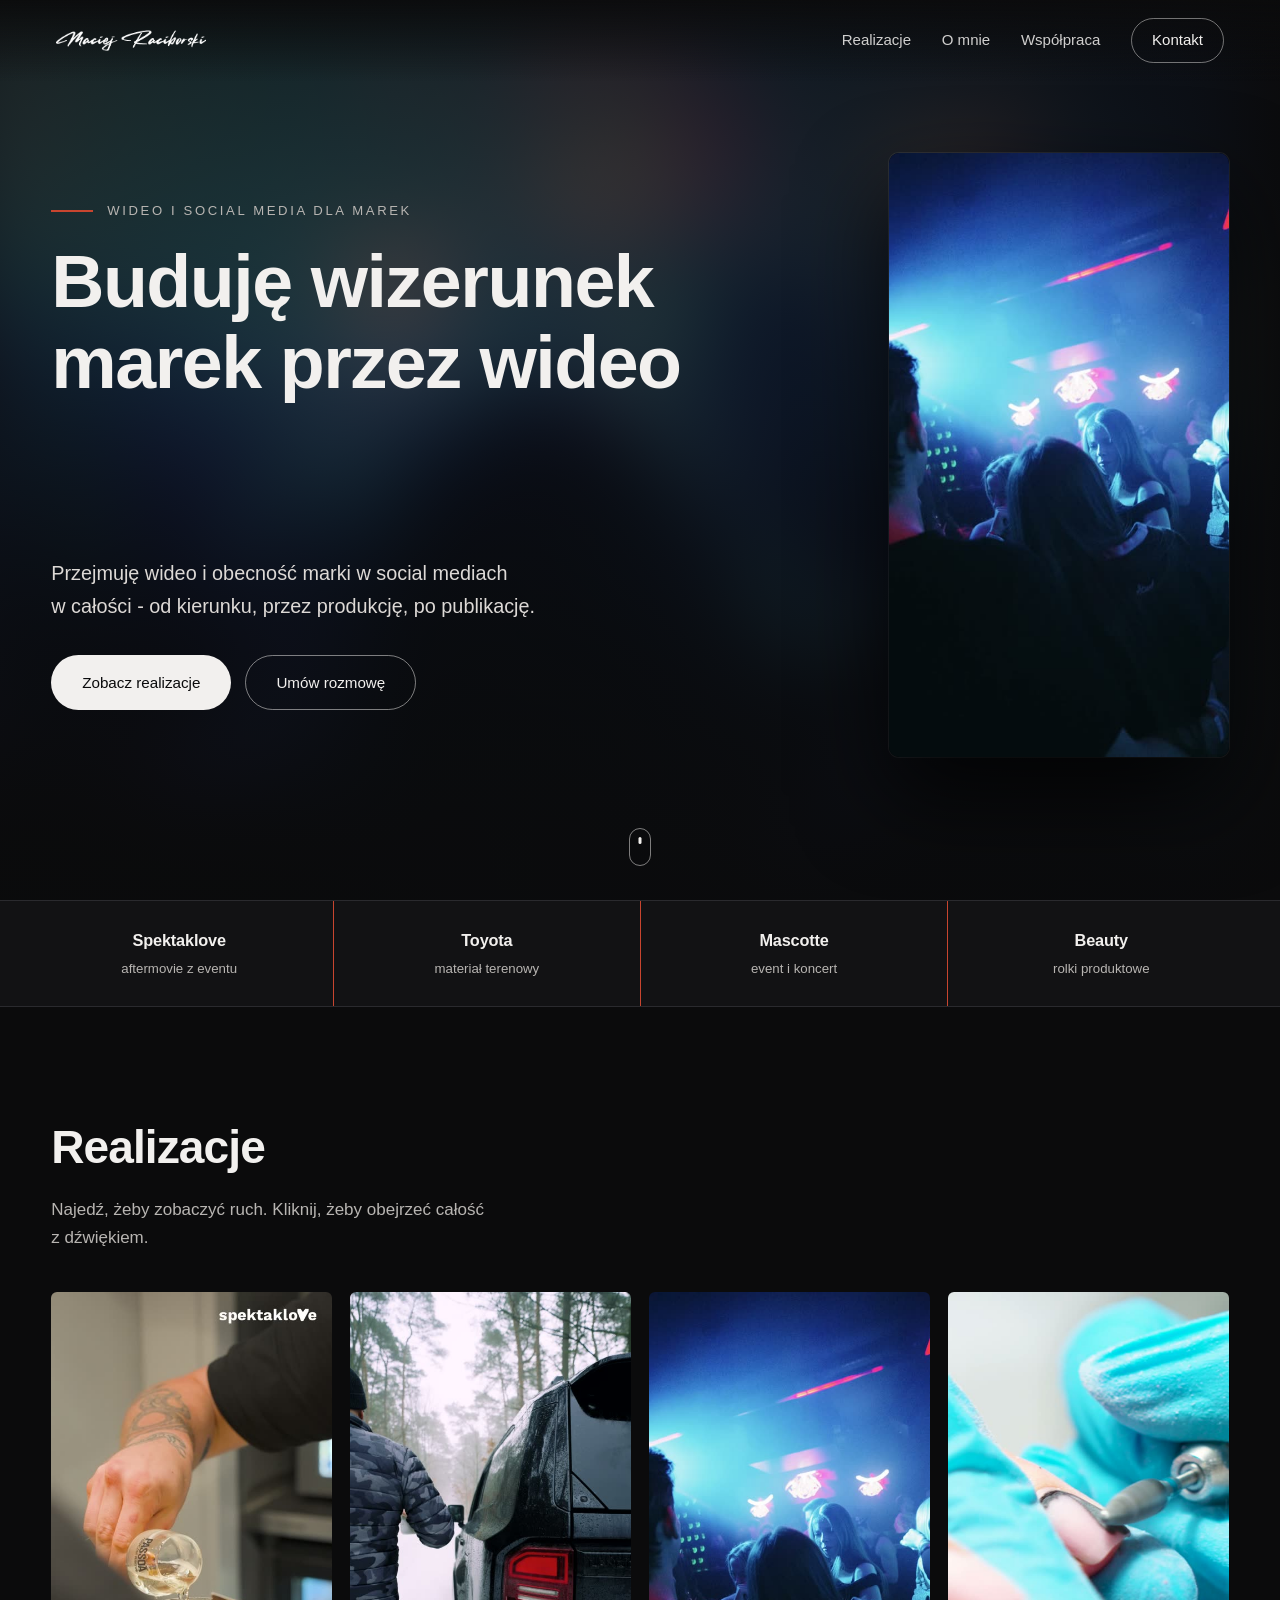
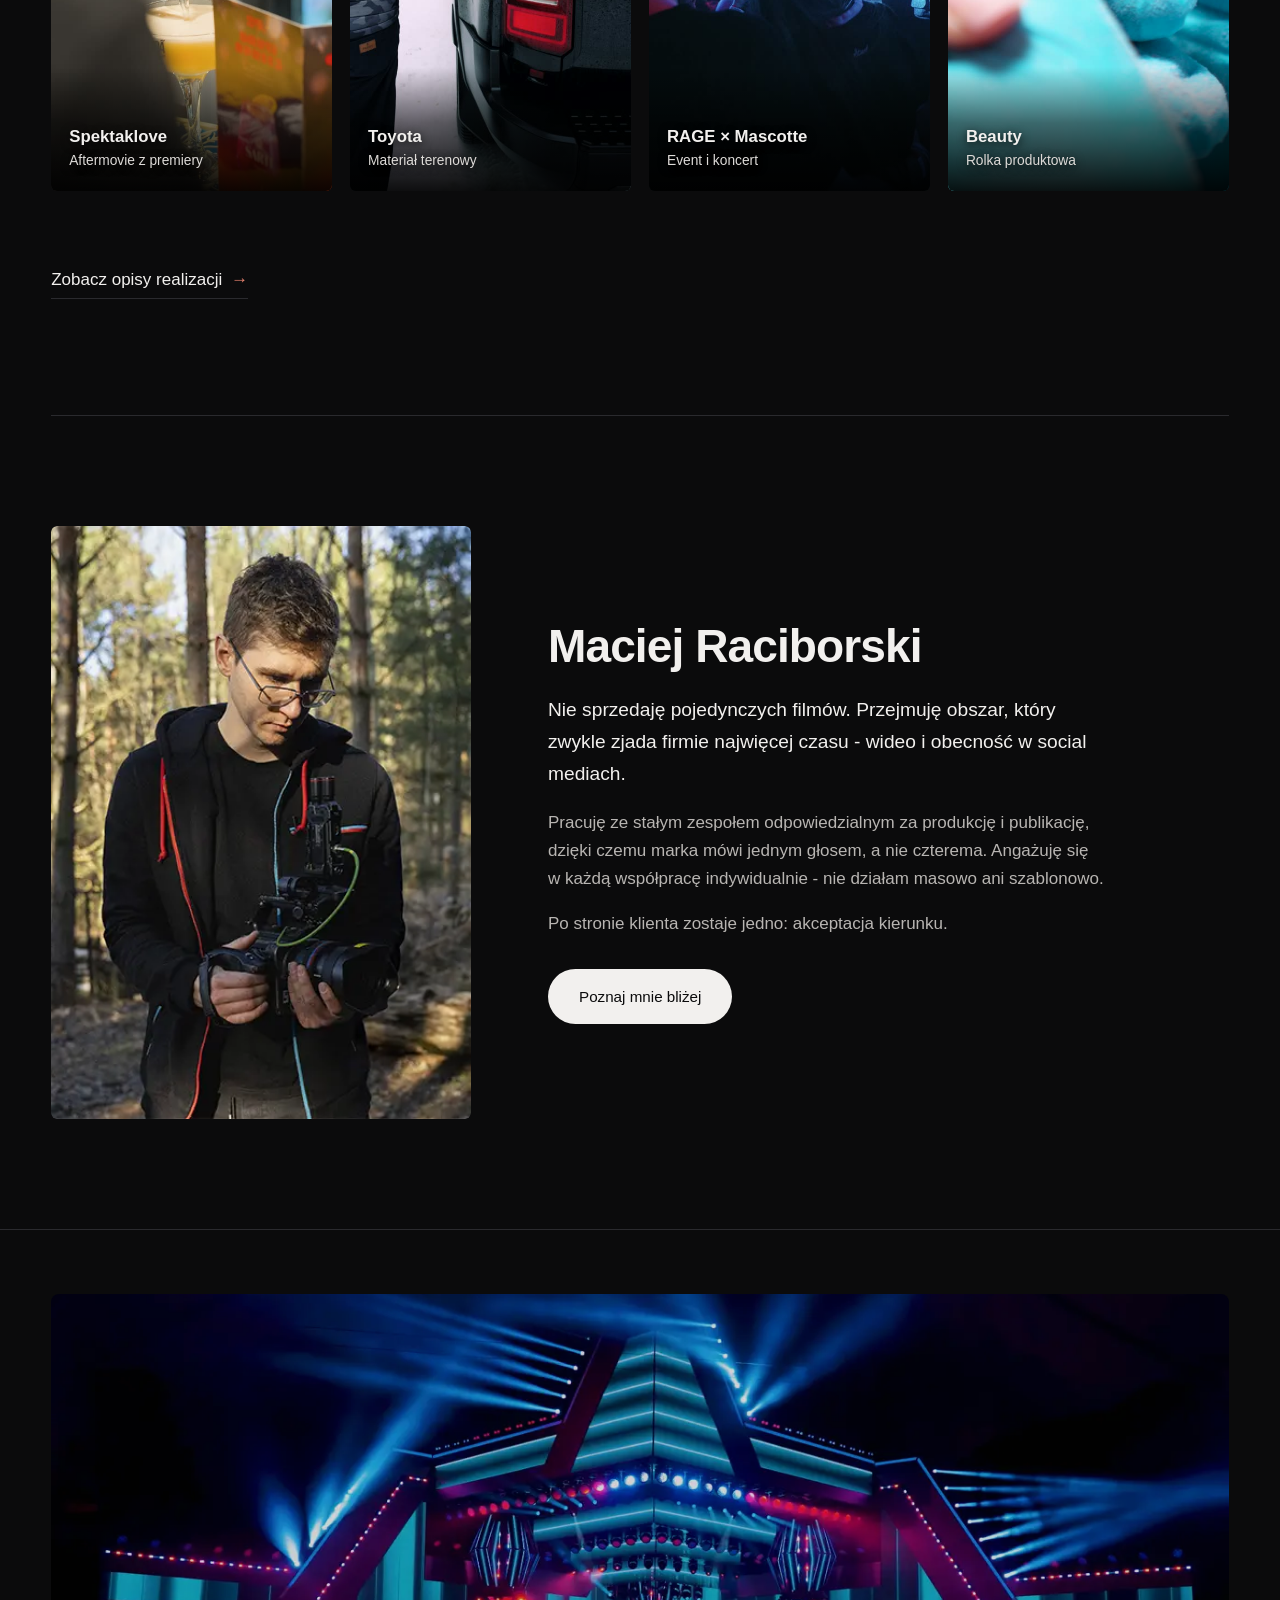
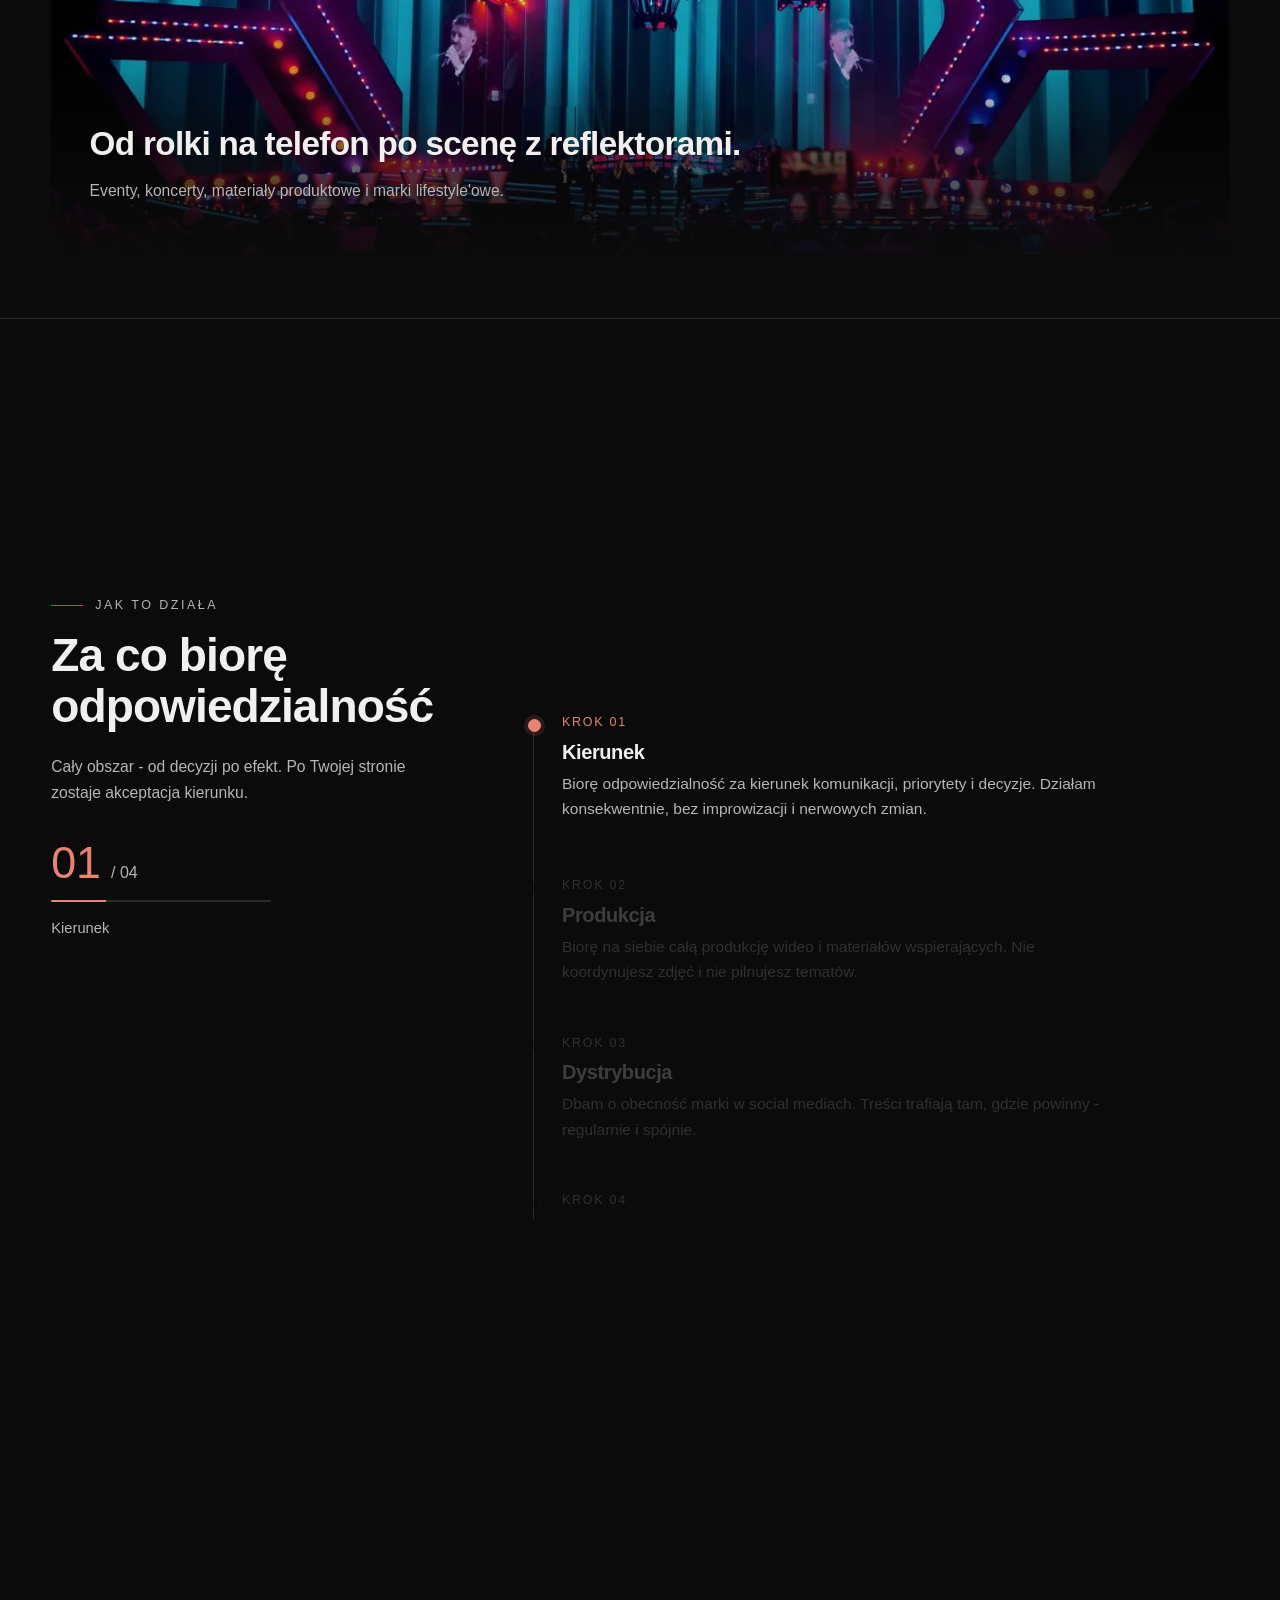
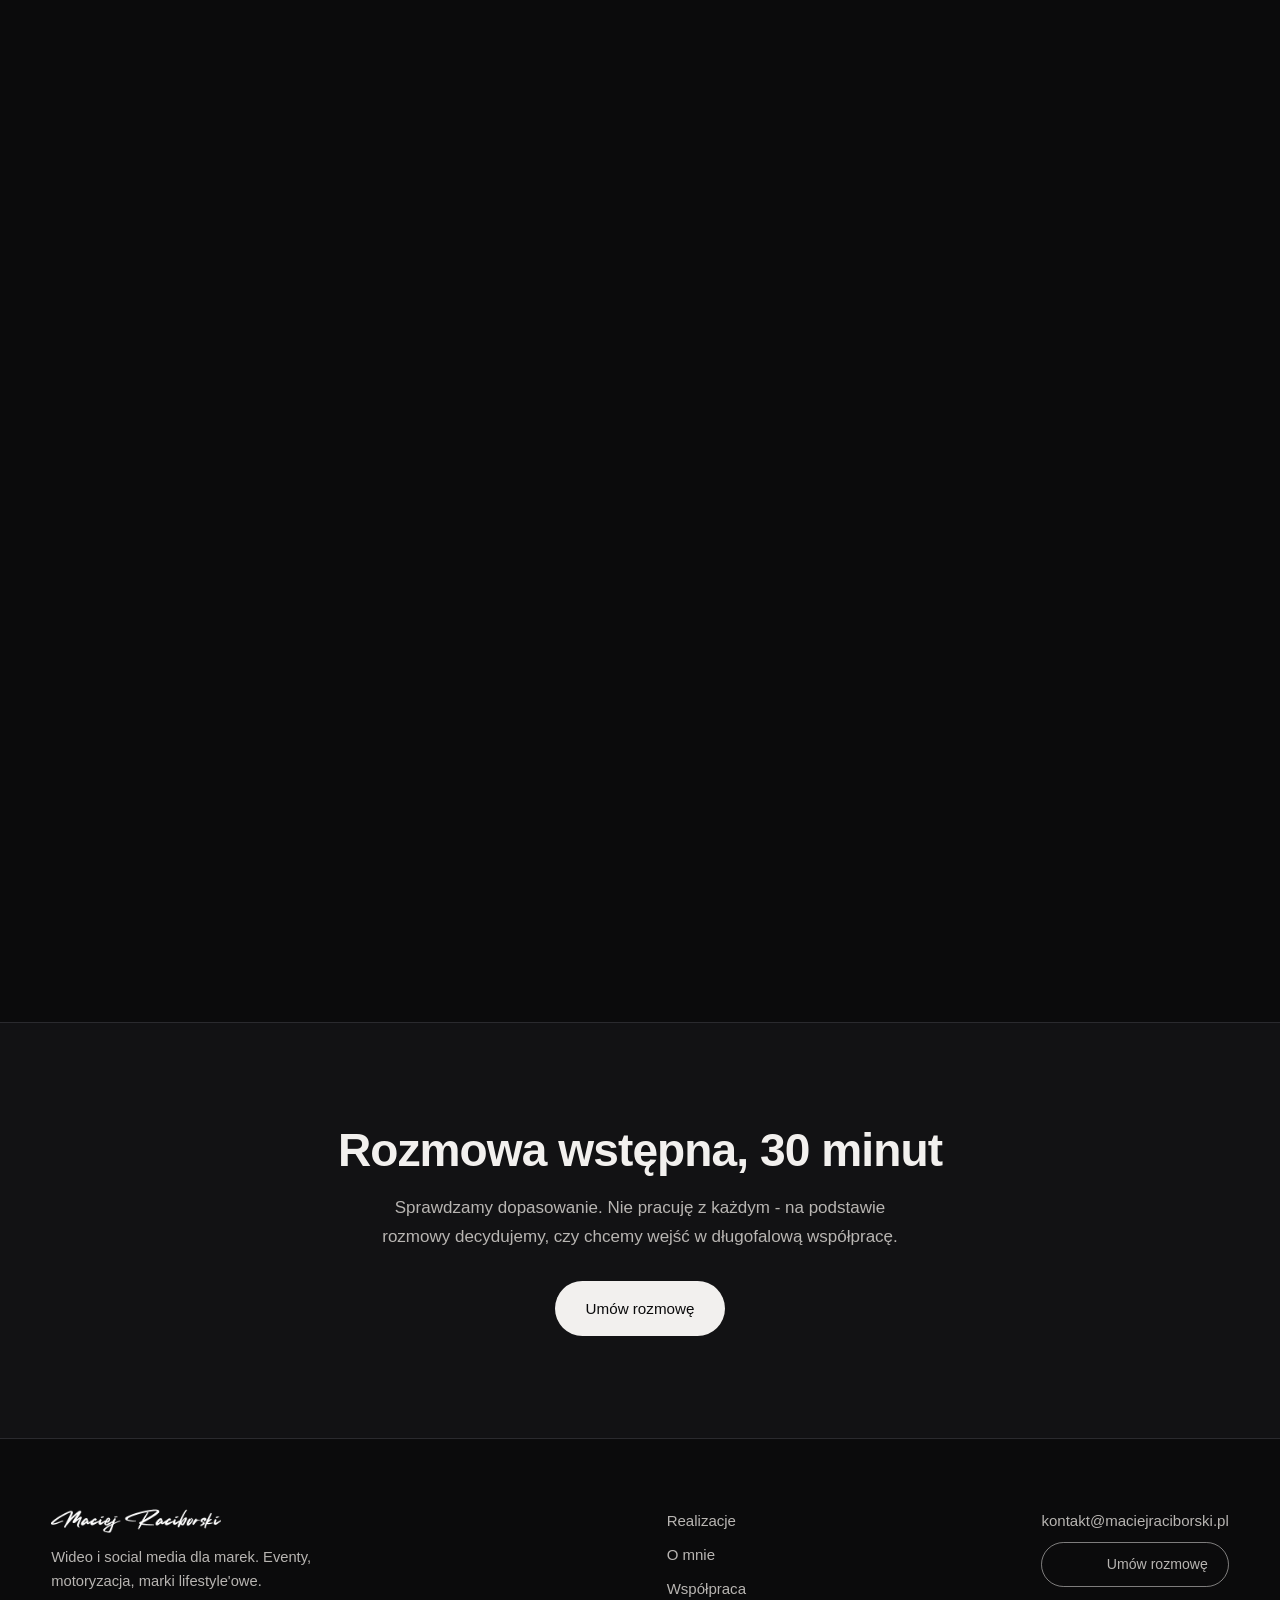
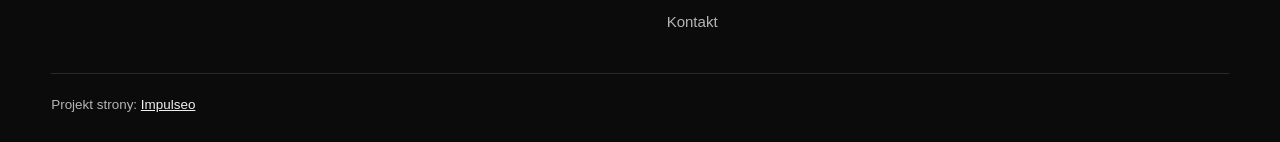
<file: index.html>
<!DOCTYPE html>
<html lang="pl">
<head>
<meta charset="utf-8">
<meta name="viewport" content="width=device-width, initial-scale=1">
<title>Maciej Raciborski - wideo i social media dla marek</title>
<meta name="description" content="Produkcja wideo i prowadzenie social mediów dla marek. Realizacje dla eventów, motoryzacji i marek lifestyle'owych.">
<meta property="og:title" content="Maciej Raciborski - wideo i social media dla marek">
<meta property="og:description" content="Produkcja wideo i prowadzenie social mediów dla marek. Realizacje dla eventów, motoryzacji i marek lifestyle'owych.">
<meta property="og:image" content="media/aftermovie_poster.jpg">
<meta property="og:type" content="website">
<link rel="stylesheet" href="app.css?v=27">
<link rel="stylesheet" href="wejscie.css?v=27">
<script type="application/ld+json">
{
  "@context": "https://schema.org",
  "@type": "ProfessionalService",
  "name": "Maciej Raciborski",
  "description": "Produkcja wideo i prowadzenie social mediów dla marek.",
  "url": "https://maciejraciborski.pl/",
  "email": "kontakt@maciejraciborski.pl",
  "areaServed": "PL",
  "serviceType": ["Produkcja wideo", "Prowadzenie social mediów", "Materiały reklamowe"]
}
</script>
<script src="wejscie.js?v=27"></script>
</head>
<body>

<a class="skip" href="#tresc">Przejdź do treści</a>

<header class="nav" id="gora">
  <a class="nav__logo" href="index.html" aria-label="Strona główna"><img src="media/logo.webp" alt="Maciej Raciborski" width="415" height="58"></a>
  <button class="nav__burger" aria-label="Menu" aria-expanded="false"><span></span><span></span></button>
  <nav class="nav__links" aria-label="Menu główne">
    <a href="realizacje/">Realizacje</a>
    <a href="o-mnie/">O mnie</a>
    <a href="wspolpraca/">Współpraca</a>
    <a href="kontakt/" class="nav__cta">Kontakt</a>
  </nav>
</header>

<main id="tresc">

  <!-- HERO -->
  <section class="hero">
    <video class="hero__ambient" src="media/rich_amiri_mascotte_v2_loop.mp4" poster="media/rich_amiri_mascotte_v2_poster.jpg"
           autoplay muted loop playsinline preload="auto" aria-hidden="true"></video>
    <div class="hero__mask"></div>

    <div class="hero__in">
      <div class="hero__naglowek">
        <p class="hero__nad">Wideo i social media dla marek</p>
        <h1>Buduję wizerunek marek przez wideo</h1>
      </div>

      <div class="hero__ekran">
        <video class="hero__pion" src="media/rich_amiri_mascotte_v2_loop.mp4" poster="media/rich_amiri_mascotte_v2_poster.jpg"
               autoplay muted loop playsinline aria-label="Fragment realizacji: event RAGE i Mascotte"></video>
      </div>

      <div class="hero__reszta">
        <p class="hero__sub">Przejmuję wideo i obecność marki w social mediach w całości - od kierunku, przez produkcję, po publikację.</p>
        <div class="hero__akcje">
          <a class="btn btn--pelny" href="realizacje/">Zobacz realizacje</a>
          <a class="btn btn--pusty" href="kontakt/">Umów rozmowę</a>
        </div>
      </div>
    </div>

    <a class="hero__strzalka" href="#realizacje" aria-label="Przewiń do realizacji"></a>
  </section>

  <!-- PASEK DOWODU -->
  <section class="dowod" aria-label="Wybrane realizacje i marki">
    <div class="dowod__in">
      <div class="dowod__poz"><span class="dowod__k">Spektaklove</span><span class="dowod__v">aftermovie z eventu</span></div>
      <div class="dowod__poz"><span class="dowod__k">Toyota</span><span class="dowod__v">materiał terenowy</span></div>
      <div class="dowod__poz"><span class="dowod__k">Mascotte</span><span class="dowod__v">event i koncert</span></div>
      <div class="dowod__poz"><span class="dowod__k">Beauty</span><span class="dowod__v">rolki produktowe</span></div>
    </div>
  </section>

  <!-- ŚCIANA REALIZACJI -->
  <section class="realizacje" id="realizacje">
    <div class="sekcja__glowa">
      <h2>Realizacje</h2>
      <p>Najedź, żeby zobaczyć ruch. Kliknij, żeby obejrzeć całość z dźwiękiem.</p>
    </div>

    <div class="sciana">
      <button class="kafel" data-full="media/aftermovie_full.mp4" data-tytul="Spektaklove - aftermovie z premiery">
        <video class="kafel__v" src="media/aftermovie_loop.mp4" poster="media/aftermovie_poster.jpg" muted loop playsinline preload="none"></video>
        <span class="kafel__opis"><span class="kafel__t">Spektaklove</span><span class="kafel__p">Aftermovie z premiery</span></span>
      </button>
      <button class="kafel" data-full="media/szyon_toyota_waw_v2_full.mp4" data-tytul="Toyota - materiał terenowy">
        <video class="kafel__v" src="media/szyon_toyota_waw_v2_loop.mp4" poster="media/szyon_toyota_waw_v2_poster.jpg" muted loop playsinline preload="none"></video>
        <span class="kafel__opis"><span class="kafel__t">Toyota</span><span class="kafel__p">Materiał terenowy</span></span>
      </button>
      <button class="kafel" data-full="media/rich_amiri_mascotte_v2_full.mp4" data-tytul="RAGE × Mascotte - event i koncert">
        <video class="kafel__v" src="media/rich_amiri_mascotte_v2_loop.mp4" poster="media/rich_amiri_mascotte_v2_poster.jpg" muted loop playsinline preload="none"></video>
        <span class="kafel__opis"><span class="kafel__t">RAGE × Mascotte</span><span class="kafel__p">Event i koncert</span></span>
      </button>
      <button class="kafel" data-full="media/Manicure-reels1_full.mp4" data-tytul="Beauty - rolka produktowa">
        <video class="kafel__v" src="media/Manicure-reels1_loop.mp4" poster="media/Manicure-reels1_poster.jpg" muted loop playsinline preload="none"></video>
        <span class="kafel__opis"><span class="kafel__t">Beauty</span><span class="kafel__p">Rolka produktowa</span></span>
      </button>
    </div>
    <p class="sciana__wiecej"><a class="link-strzalka" href="realizacje/">Zobacz opisy realizacji</a></p>
  </section>

  <!-- O MNIE -->
  <section class="omnie" id="omnie">
    <div class="omnie__foto">
      <img src="media/omnie.webp" alt="Maciej Raciborski z kamerą podczas zdjęć w plenerze" width="390" height="551">
    </div>
    <div class="omnie__tekst">
      <h2>Maciej Raciborski</h2>
      <p class="lead">Nie sprzedaję pojedynczych filmów. Przejmuję obszar, który zwykle zjada firmie najwięcej czasu - wideo i obecność w social mediach.</p>
      <p>Pracuję ze stałym zespołem odpowiedzialnym za produkcję i publikację, dzięki czemu marka mówi jednym głosem, a nie czterema. Angażuję się w każdą współpracę indywidualnie - nie działam masowo ani szablonowo.</p>
      <p>Po stronie klienta zostaje jedno: akceptacja kierunku.</p>
      <a class="btn btn--pelny" href="o-mnie/">Poznaj mnie bliżej</a>
    </div>
  </section>

  <!-- PAS ZE SCENĄ -->
  <section class="pas stopklatka" aria-label="Realizacje sceniczne">
    <img src="media/polsat.webp" alt="Duża scena koncertowa w świetle reflektorów podczas realizacji" width="1280" height="720">
    <div class="pas__tekst">
      <p class="pas__haslo">Od rolki na telefon po scenę z reflektorami.</p>
      <p class="pas__opis">Eventy, koncerty, materiały produktowe i marki lifestyle'owe.</p>
    </div>
  </section>

  <!-- OŚ PROCESU -->
  <section class="proces proces-os os-mech" id="zakres">
   <div class="proces__pin">
    <div class="proces__in">
      <div class="proces__bok">
        <p class="proces__nad">Jak to działa</p>
        <h2>Za co biorę odpowiedzialność</h2>
        <p class="proces__opis">Cały obszar - od decyzji po efekt. Po Twojej stronie zostaje akceptacja kierunku.</p>
        <div class="proces__licznik">
          <span class="proces__teraz">01</span><span class="proces__ile">/ 04</span>
        </div>
        <div class="proces__pasek"><i></i></div>
        <p class="proces__krok">Kierunek</p>
      </div>

      <ol class="proces__lista" data-os-steps>
        <li>
          <span class="proces__nr">Krok 01</span>
          <h3>Kierunek</h3>
          <p>Biorę odpowiedzialność za kierunek komunikacji, priorytety i decyzje. Działam konsekwentnie, bez improwizacji i nerwowych zmian.</p>
        </li>
        <li>
          <span class="proces__nr">Krok 02</span>
          <h3>Produkcja</h3>
          <p>Biorę na siebie całą produkcję wideo i materiałów wspierających. Nie koordynujesz zdjęć i nie pilnujesz tematów.</p>
        </li>
        <li>
          <span class="proces__nr">Krok 03</span>
          <h3>Dystrybucja</h3>
          <p>Dbam o obecność marki w social mediach. Treści trafiają tam, gdzie powinny - regularnie i spójnie.</p>
        </li>
        <li>
          <span class="proces__nr">Krok 04</span>
          <h3>Efekt</h3>
          <p>Monitoruję efekt i koryguję kierunek, jeśli trzeba. Bez nerwowych ruchów i bez presji na szybki wynik.</p>
        </li>
      </ol>
    </div>
   </div>
  </section>

  <!-- CTA -->
  <section class="cta">
    <div class="cta__in">
      <h2>Rozmowa wstępna, 30 minut</h2>
      <p>Sprawdzamy dopasowanie. Nie pracuję z każdym - na podstawie rozmowy decydujemy, czy chcemy wejść w długofalową współpracę.</p>
      <a class="btn btn--pelny" href="kontakt/">Umów rozmowę</a>
    </div>
  </section>

</main>

<footer class="stopka">
  <div class="stopka__in">
    <div class="stopka__marka">
      <img src="media/logo.webp" alt="Maciej Raciborski" width="415" height="58" class="stopka__logo">
      <p class="stopka__opis">Wideo i social media dla marek. Eventy, motoryzacja, marki lifestyle'owe.</p>
    </div>
    <nav class="stopka__menu" aria-label="Stopka">
      <a href="realizacje/">Realizacje</a>
      <a href="o-mnie/">O mnie</a>
      <a href="wspolpraca/">Współpraca</a>
      <a href="kontakt/">Kontakt</a>
    </nav>
    <div class="stopka__kontakt">
      <a href="mailto:kontakt@maciejraciborski.pl">kontakt@maciejraciborski.pl</a>
      <a href="kontakt/" class="btn btn--pusty btn--maly">Umów rozmowę</a>
    </div>
  </div>
  <p class="stopka__podpis">Projekt strony: <a href="https://impulseo.pl" rel="noopener" target="_blank">Impulseo</a></p>
</footer>

<div class="pasek-mob" aria-label="Szybki kontakt">
  <a href="realizacje/">Realizacje</a>
  <a href="kontakt/" class="pasek-mob--akcent">Umów rozmowę</a>
</div>

<!-- ODTWARZACZ pełnego filmu (musi być na KAŻDEJ stronie z kaflami) -->
<div class="lightbox" id="lightbox" hidden>
  <button class="lightbox__zamknij" id="lightbox-zamknij" aria-label="Zamknij">&times;</button>
  <figure class="lightbox__ramka">
    <video id="lightbox-video" controls playsinline preload="none"></video>
    <figcaption id="lightbox-tytul"></figcaption>
  </figure>
</div>

<script src="app.js?v=27"></script>
</body>
</html>
</file>
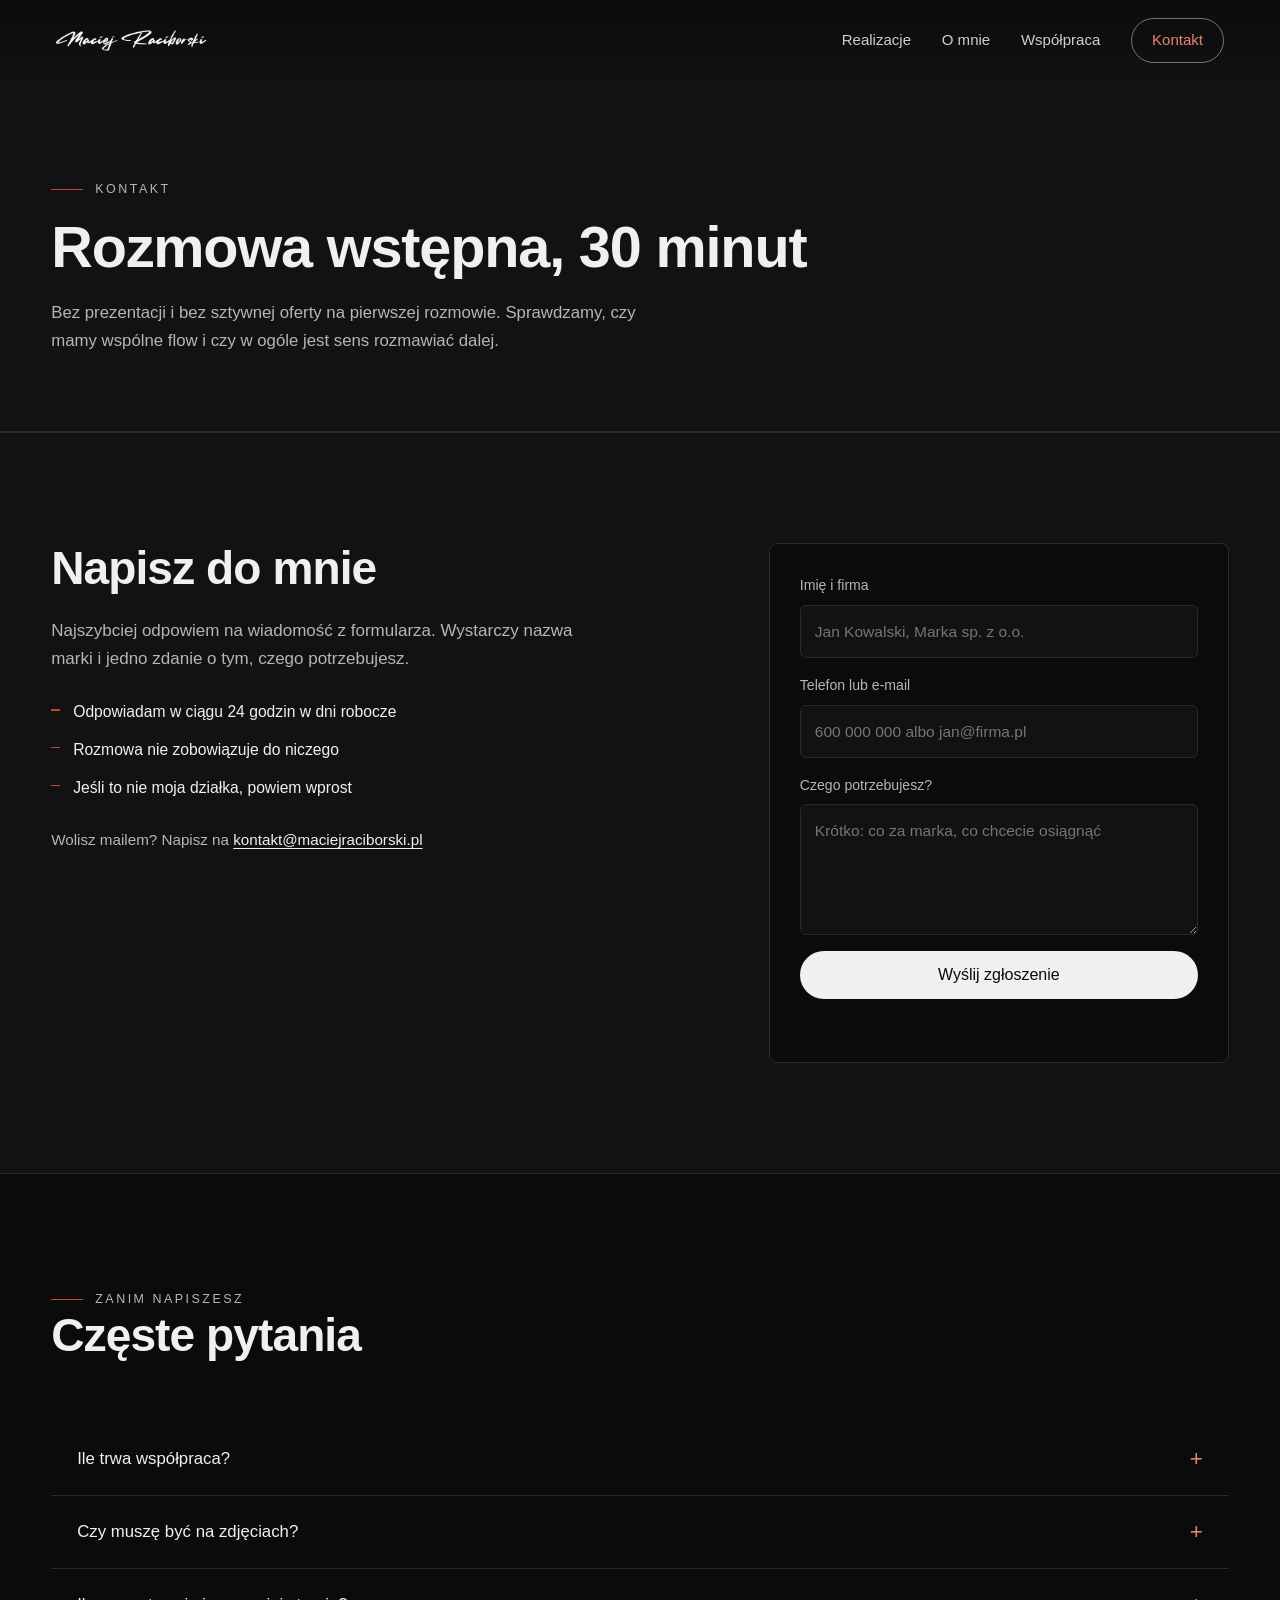
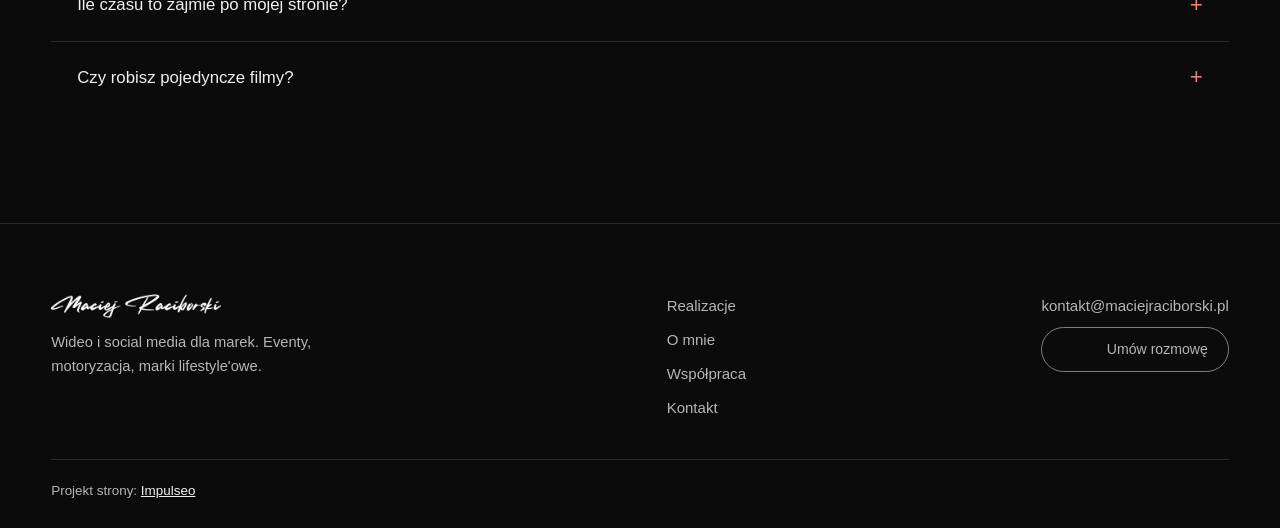
<file: kontakt/index.html>
<!DOCTYPE html>
<html lang="pl">
<head>
<meta charset="utf-8">
<meta name="viewport" content="width=device-width, initial-scale=1">
<title>Kontakt - Maciej Raciborski</title>
<meta name="description" content="Umów 30-minutową rozmowę wstępną. Sprawdzimy dopasowanie, zanim zaczniemy współpracę.">
<meta property="og:title" content="Kontakt - Maciej Raciborski">
<meta property="og:description" content="Umów 30-minutową rozmowę wstępną. Sprawdzimy dopasowanie, zanim zaczniemy współpracę.">
<meta property="og:image" content="../media/aftermovie_poster.jpg">
<meta property="og:type" content="website">
<link rel="stylesheet" href="../app.css?v=27">

<script type="application/ld+json">
{
  "@context": "https://schema.org",
  "@type": "ProfessionalService",
  "name": "Maciej Raciborski",
  "description": "Produkcja wideo i prowadzenie social mediów dla marek.",
  "url": "https://maciejraciborski.pl/",
  "email": "kontakt@maciejraciborski.pl",
  "areaServed": "PL",
  "serviceType": ["Produkcja wideo", "Prowadzenie social mediów", "Materiały reklamowe"]
}
</script>

</head>
<body>

<a class="skip" href="#tresc">Przejdź do treści</a>

<header class="nav" id="gora">
  <a class="nav__logo" href="../index.html" aria-label="Strona główna"><img src="../media/logo.webp" alt="Maciej Raciborski" width="415" height="58"></a>
  <button class="nav__burger" aria-label="Menu" aria-expanded="false"><span></span><span></span></button>
  <nav class="nav__links" aria-label="Menu główne">
    <a href="../realizacje/">Realizacje</a>
    <a href="../o-mnie/">O mnie</a>
    <a href="../wspolpraca/">Współpraca</a>
    <a href="../kontakt/" class="nav__cta" aria-current="page">Kontakt</a>
  </nav>
</header>

<main id="tresc">
  <section class="podtytul">
    <div class="podtytul__in">
      <p class="podtytul__nad">Kontakt</p>
      <h1>Rozmowa wstępna, 30 minut</h1>
      <p class="podtytul__opis">Bez prezentacji i bez sztywnej oferty na pierwszej rozmowie. Sprawdzamy, czy mamy wspólne flow i czy w ogóle jest sens rozmawiać dalej.</p>
    </div>
  </section>

  <section class="kontakt" id="kontakt">
    <div class="kontakt__in">
      <div class="kontakt__lewa">
        <h2>Napisz do mnie</h2>
        <p>Najszybciej odpowiem na wiadomość z formularza. Wystarczy nazwa marki i jedno zdanie o tym, czego potrzebujesz.</p>
        <ul class="kontakt__lista">
          <li>Odpowiadam w ciągu 24 godzin w dni robocze</li>
          <li>Rozmowa nie zobowiązuje do niczego</li>
          <li>Jeśli to nie moja działka, powiem wprost</li>
        </ul>
        <p class="kontakt__bezpo">Wolisz mailem? Napisz na <a href="mailto:kontakt@maciejraciborski.pl">kontakt@maciejraciborski.pl</a></p>
      </div>

      <form class="formularz" id="formularz" action="mailto:kontakt@maciejraciborski.pl" method="post" enctype="text/plain" novalidate>
        <label>Imię i firma
          <input type="text" name="imie" required autocomplete="name" placeholder="Jan Kowalski, Marka sp. z o.o.">
        </label>
        <label>Telefon lub e-mail
          <input type="text" name="kontakt" required autocomplete="email" placeholder="600 000 000 albo jan@firma.pl">
        </label>
        <label>Czego potrzebujesz?
          <textarea name="wiadomosc" rows="4" placeholder="Krótko: co za marka, co chcecie osiągnąć"></textarea>
        </label>
        <button type="submit" class="btn btn--pelny btn--szeroki">Wyślij zgłoszenie</button>
        <p class="formularz__info" id="formularz-info" role="status"></p>
      </form>
    </div>
  </section>

  <section class="faq">
    <div class="sekcja__glowa">
      <p class="proces__nad">Zanim napiszesz</p>
      <h2>Częste pytania</h2>
    </div>
    <div class="faq__lista">
      <details class="faq__poz">
        <summary>Ile trwa współpraca?</summary>
        <p>Pracuję długofalowo. Pierwsze efekty w social mediach widać po kilku miesiącach regularnej publikacji - krótsze współprace zwykle nie mają sensu dla żadnej ze stron.</p>
      </details>
      <details class="faq__poz">
        <summary>Czy muszę być na zdjęciach?</summary>
        <p>Nie musisz. Część marek buduje obecność na produkcie, wnętrzu albo pracy zespołu. Ustalamy to na początku, przy kierunku.</p>
      </details>
      <details class="faq__poz">
        <summary>Ile czasu to zajmie po mojej stronie?</summary>
        <p>Zdjęcia grupuję w bloki, żeby nie zajmować Ci czasu co tydzień. Poza dniami zdjęciowymi po Twojej stronie zostaje akceptacja kierunku.</p>
      </details>
      <details class="faq__poz">
        <summary>Czy robisz pojedyncze filmy?</summary>
        <p>Wyjątkowo. Moja praca opiera się na konsekwencji, a jeden materiał nie zmienia obecności marki - dlatego domyślnie proponuję współpracę stałą.</p>
      </details>
    </div>
  </section>
</main>

<footer class="stopka">
  <div class="stopka__in">
    <div class="stopka__marka">
      <img src="../media/logo.webp" alt="Maciej Raciborski" width="415" height="58" class="stopka__logo">
      <p class="stopka__opis">Wideo i social media dla marek. Eventy, motoryzacja, marki lifestyle'owe.</p>
    </div>
    <nav class="stopka__menu" aria-label="Stopka">
      <a href="../realizacje/">Realizacje</a>
      <a href="../o-mnie/">O mnie</a>
      <a href="../wspolpraca/">Współpraca</a>
      <a href="../kontakt/">Kontakt</a>
    </nav>
    <div class="stopka__kontakt">
      <a href="mailto:kontakt@maciejraciborski.pl">kontakt@maciejraciborski.pl</a>
      <a href="../kontakt/" class="btn btn--pusty btn--maly">Umów rozmowę</a>
    </div>
  </div>
  <p class="stopka__podpis">Projekt strony: <a href="https://impulseo.pl" rel="noopener" target="_blank">Impulseo</a></p>
</footer>

<div class="pasek-mob" aria-label="Szybki kontakt">
  <a href="../realizacje/">Realizacje</a>
  <a href="../kontakt/" class="pasek-mob--akcent">Umów rozmowę</a>
</div>

<!-- ODTWARZACZ pełnego filmu (musi być na KAŻDEJ stronie z kaflami) -->
<div class="lightbox" id="lightbox" hidden>
  <button class="lightbox__zamknij" id="lightbox-zamknij" aria-label="Zamknij">&times;</button>
  <figure class="lightbox__ramka">
    <video id="lightbox-video" controls playsinline preload="none"></video>
    <figcaption id="lightbox-tytul"></figcaption>
  </figure>
</div>

<script src="../app.js?v=27"></script>
</body>
</html>
</file>
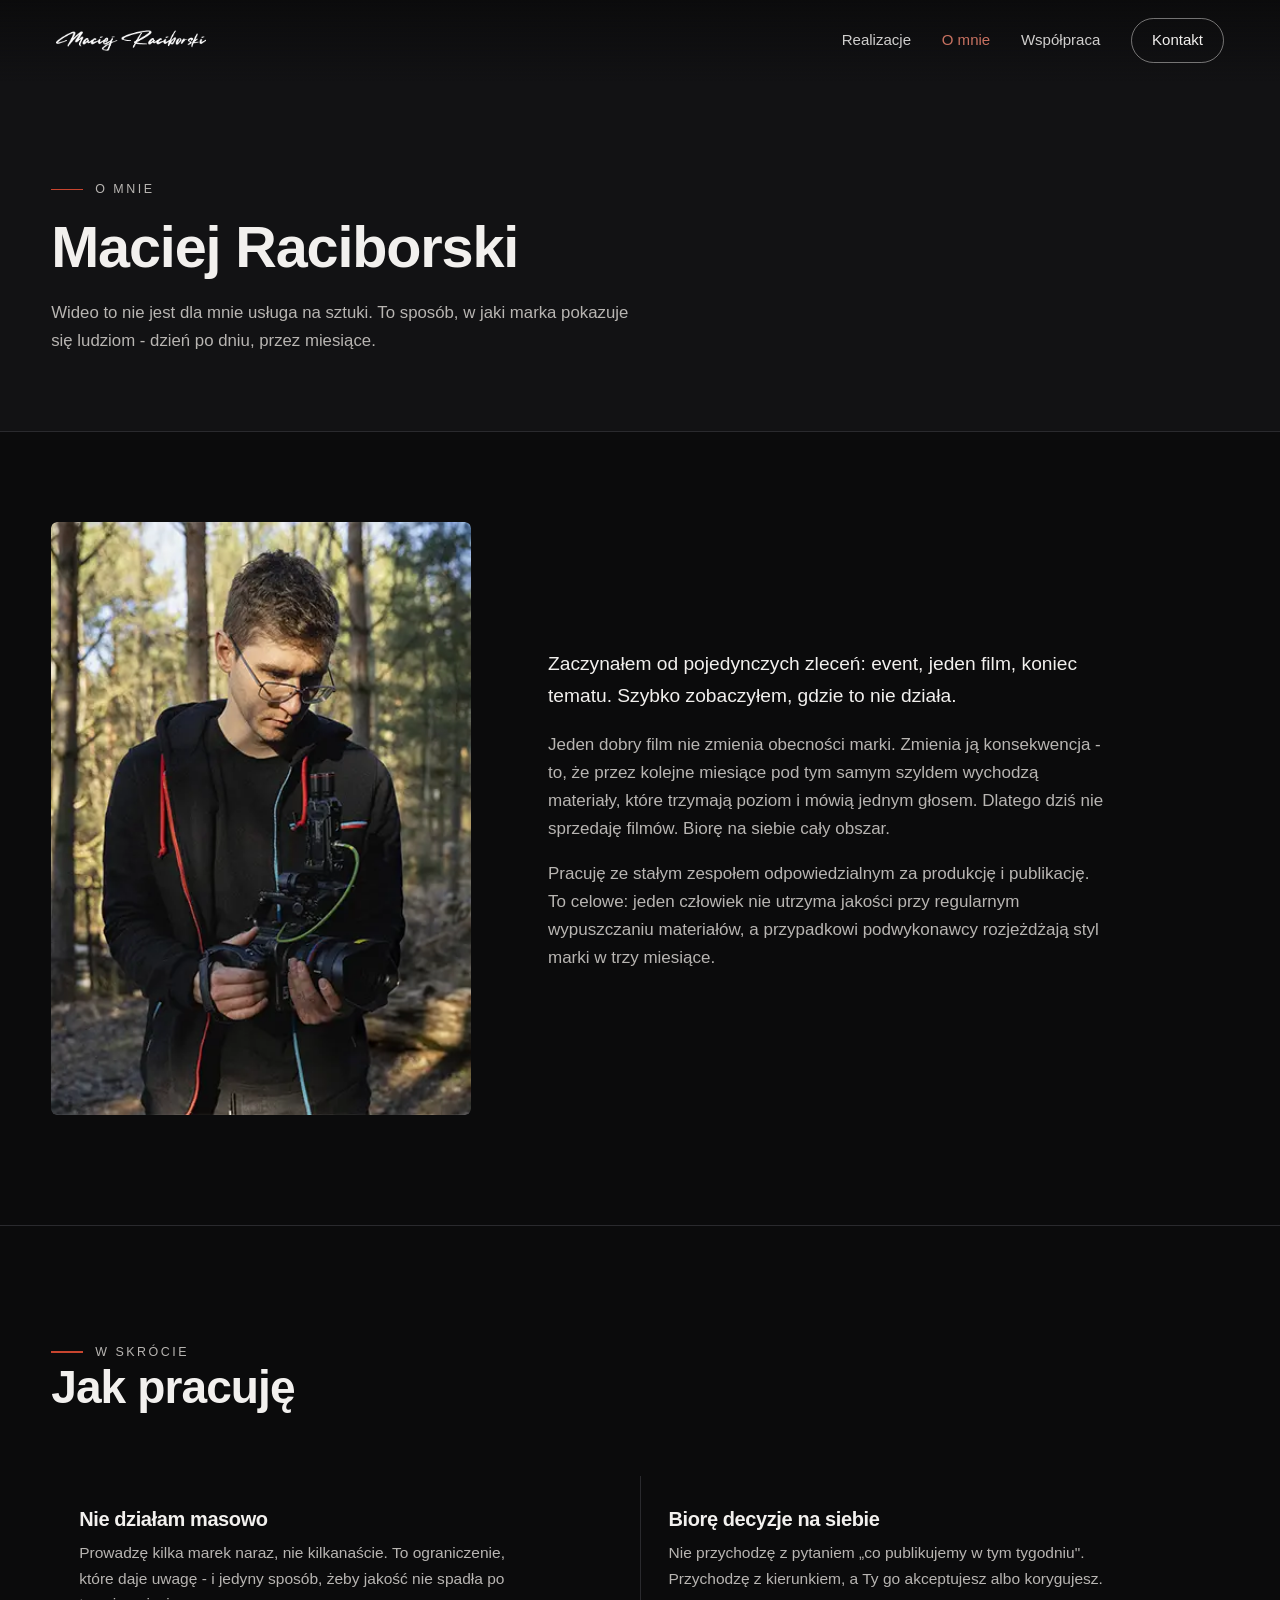
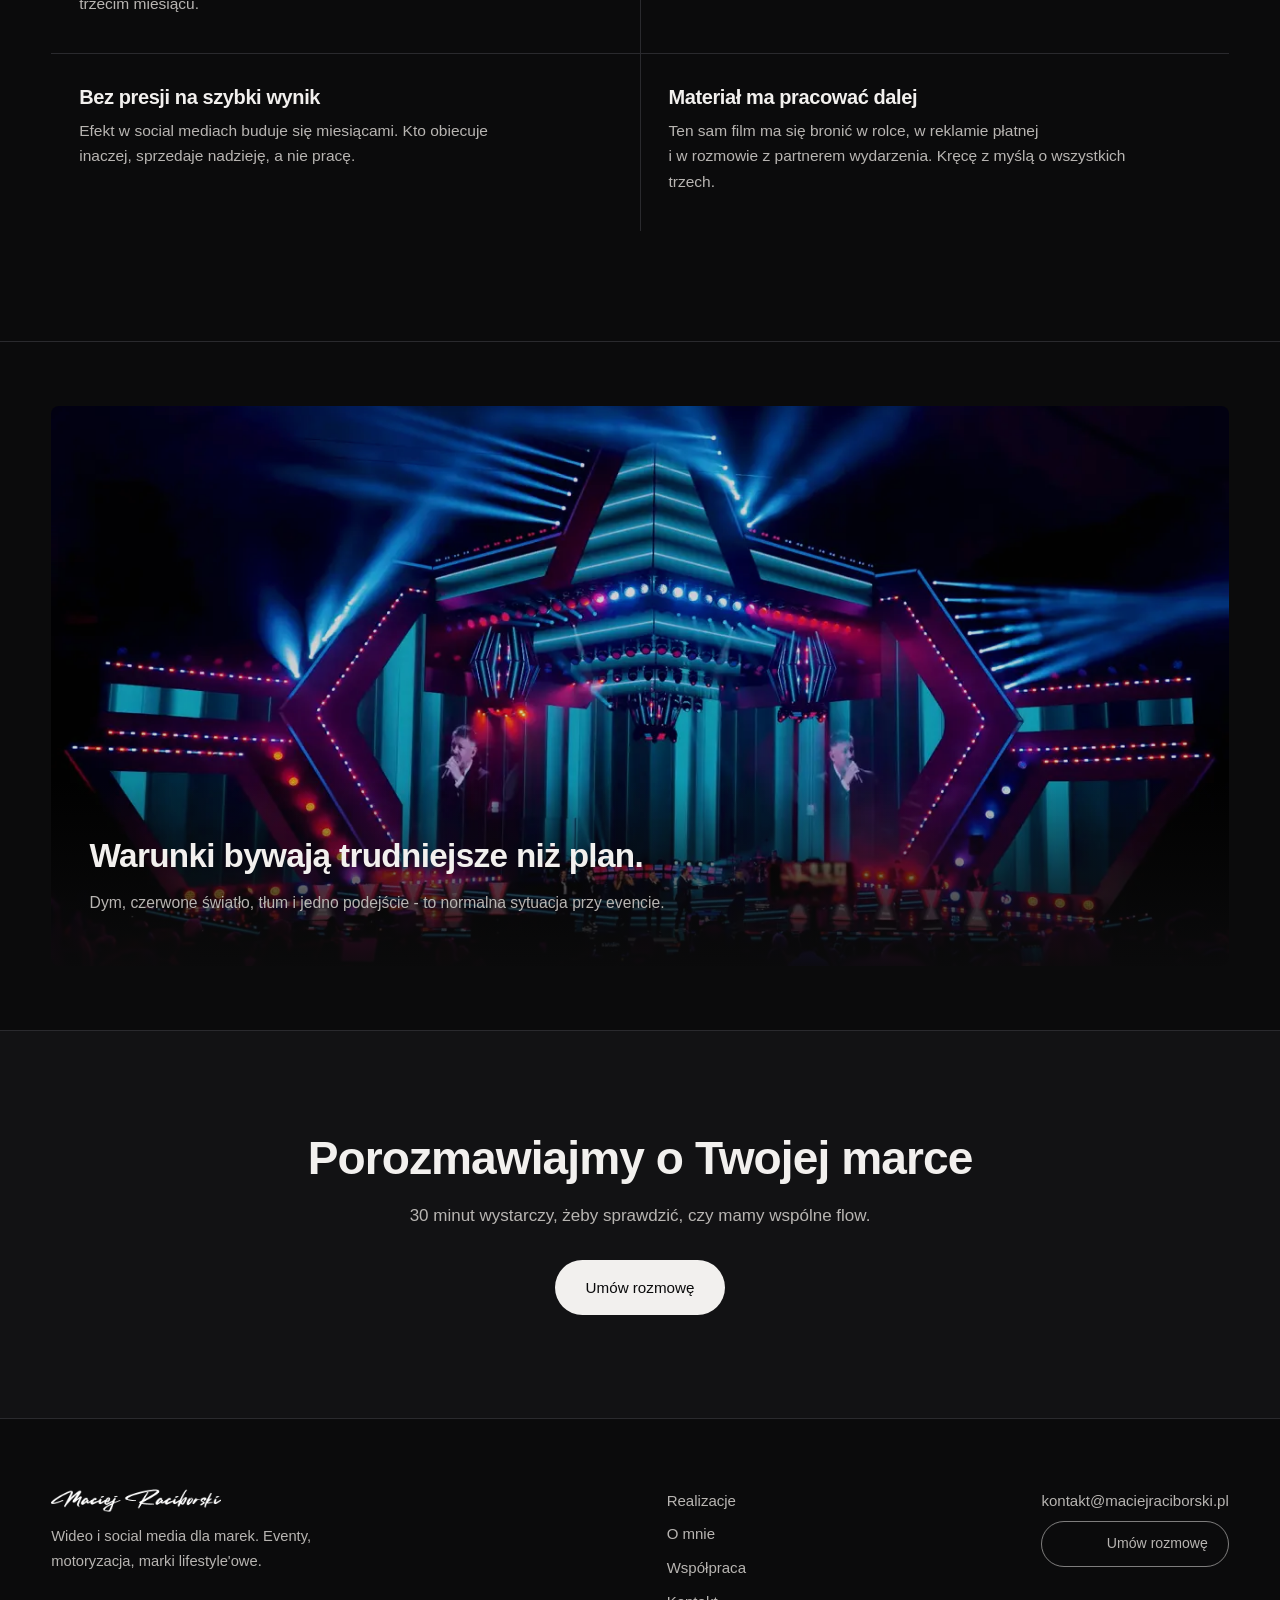
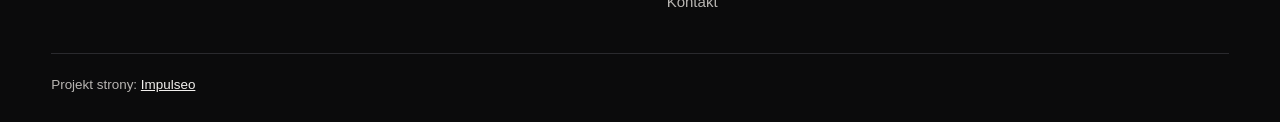
<file: o-mnie/index.html>
<!DOCTYPE html>
<html lang="pl">
<head>
<meta charset="utf-8">
<meta name="viewport" content="width=device-width, initial-scale=1">
<title>O mnie - Maciej Raciborski</title>
<meta name="description" content="Kim jestem, jak pracuję i dla kogo. Wideo i social media dla marek, które chcą oddać ten obszar w całości.">
<meta property="og:title" content="O mnie - Maciej Raciborski">
<meta property="og:description" content="Kim jestem, jak pracuję i dla kogo. Wideo i social media dla marek, które chcą oddać ten obszar w całości.">
<meta property="og:image" content="../media/omnie.webp">
<meta property="og:type" content="website">
<link rel="stylesheet" href="../app.css?v=27">

<script type="application/ld+json">
{
  "@context": "https://schema.org",
  "@type": "ProfessionalService",
  "name": "Maciej Raciborski",
  "description": "Produkcja wideo i prowadzenie social mediów dla marek.",
  "url": "https://maciejraciborski.pl/",
  "email": "kontakt@maciejraciborski.pl",
  "areaServed": "PL",
  "serviceType": ["Produkcja wideo", "Prowadzenie social mediów", "Materiały reklamowe"]
}
</script>

</head>
<body>

<a class="skip" href="#tresc">Przejdź do treści</a>

<header class="nav" id="gora">
  <a class="nav__logo" href="../index.html" aria-label="Strona główna"><img src="../media/logo.webp" alt="Maciej Raciborski" width="415" height="58"></a>
  <button class="nav__burger" aria-label="Menu" aria-expanded="false"><span></span><span></span></button>
  <nav class="nav__links" aria-label="Menu główne">
    <a href="../realizacje/">Realizacje</a>
    <a href="../o-mnie/" aria-current="page">O mnie</a>
    <a href="../wspolpraca/">Współpraca</a>
    <a href="../kontakt/" class="nav__cta">Kontakt</a>
  </nav>
</header>

<main id="tresc">
  <section class="podtytul">
    <div class="podtytul__in">
      <p class="podtytul__nad">O mnie</p>
      <h1>Maciej Raciborski</h1>
      <p class="podtytul__opis">Wideo to nie jest dla mnie usługa na sztuki. To sposób, w jaki marka pokazuje się ludziom - dzień po dniu, przez miesiące.</p>
    </div>
  </section>

  <section class="omnie omnie--pod">
    <div class="omnie__foto">
      <img src="../media/omnie.webp" alt="Maciej Raciborski z kamerą podczas zdjęć w plenerze" width="390" height="551">
    </div>
    <div class="omnie__tekst">
      <p class="lead">Zaczynałem od pojedynczych zleceń: event, jeden film, koniec tematu. Szybko zobaczyłem, gdzie to nie działa.</p>
      <p>Jeden dobry film nie zmienia obecności marki. Zmienia ją konsekwencja - to, że przez kolejne miesiące pod tym samym szyldem wychodzą materiały, które trzymają poziom i mówią jednym głosem. Dlatego dziś nie sprzedaję filmów. Biorę na siebie cały obszar.</p>
      <p>Pracuję ze stałym zespołem odpowiedzialnym za produkcję i publikację. To celowe: jeden człowiek nie utrzyma jakości przy regularnym wypuszczaniu materiałów, a przypadkowi podwykonawcy rozjeżdżają styl marki w trzy miesiące.</p>
    </div>
  </section>

  <section class="zasady">
    <div class="sekcja__glowa">
      <p class="proces__nad">W skrócie</p>
      <h2>Jak pracuję</h2>
    </div>
    <div class="zasady__siatka">
      <article class="zasada">
        <h3>Nie działam masowo</h3>
        <p>Prowadzę kilka marek naraz, nie kilkanaście. To ograniczenie, które daje uwagę - i jedyny sposób, żeby jakość nie spadła po trzecim miesiącu.</p>
      </article>
      <article class="zasada">
        <h3>Biorę decyzje na siebie</h3>
        <p>Nie przychodzę z pytaniem „co publikujemy w tym tygodniu". Przychodzę z kierunkiem, a Ty go akceptujesz albo korygujesz.</p>
      </article>
      <article class="zasada">
        <h3>Bez presji na szybki wynik</h3>
        <p>Efekt w social mediach buduje się miesiącami. Kto obiecuje inaczej, sprzedaje nadzieję, a nie pracę.</p>
      </article>
      <article class="zasada">
        <h3>Materiał ma pracować dalej</h3>
        <p>Ten sam film ma się bronić w rolce, w reklamie płatnej i w rozmowie z partnerem wydarzenia. Kręcę z myślą o wszystkich trzech.</p>
      </article>
    </div>
  </section>

  <section class="pas stopklatka" aria-label="Realizacje sceniczne">
    <img src="../media/polsat.webp" alt="Duża scena koncertowa w świetle reflektorów podczas realizacji" width="1280" height="720">
    <div class="pas__tekst">
      <p class="pas__haslo">Warunki bywają trudniejsze niż plan.</p>
      <p class="pas__opis">Dym, czerwone światło, tłum i jedno podejście - to normalna sytuacja przy evencie.</p>
    </div>
  </section>

  <section class="cta">
    <div class="cta__in">
      <h2>Porozmawiajmy o Twojej marce</h2>
      <p>30 minut wystarczy, żeby sprawdzić, czy mamy wspólne flow.</p>
      <a class="btn btn--pelny" href="../kontakt/">Umów rozmowę</a>
    </div>
  </section>
</main>

<footer class="stopka">
  <div class="stopka__in">
    <div class="stopka__marka">
      <img src="../media/logo.webp" alt="Maciej Raciborski" width="415" height="58" class="stopka__logo">
      <p class="stopka__opis">Wideo i social media dla marek. Eventy, motoryzacja, marki lifestyle'owe.</p>
    </div>
    <nav class="stopka__menu" aria-label="Stopka">
      <a href="../realizacje/">Realizacje</a>
      <a href="../o-mnie/">O mnie</a>
      <a href="../wspolpraca/">Współpraca</a>
      <a href="../kontakt/">Kontakt</a>
    </nav>
    <div class="stopka__kontakt">
      <a href="mailto:kontakt@maciejraciborski.pl">kontakt@maciejraciborski.pl</a>
      <a href="../kontakt/" class="btn btn--pusty btn--maly">Umów rozmowę</a>
    </div>
  </div>
  <p class="stopka__podpis">Projekt strony: <a href="https://impulseo.pl" rel="noopener" target="_blank">Impulseo</a></p>
</footer>

<div class="pasek-mob" aria-label="Szybki kontakt">
  <a href="../realizacje/">Realizacje</a>
  <a href="../kontakt/" class="pasek-mob--akcent">Umów rozmowę</a>
</div>

<!-- ODTWARZACZ pełnego filmu (musi być na KAŻDEJ stronie z kaflami) -->
<div class="lightbox" id="lightbox" hidden>
  <button class="lightbox__zamknij" id="lightbox-zamknij" aria-label="Zamknij">&times;</button>
  <figure class="lightbox__ramka">
    <video id="lightbox-video" controls playsinline preload="none"></video>
    <figcaption id="lightbox-tytul"></figcaption>
  </figure>
</div>

<script src="../app.js?v=27"></script>
</body>
</html>
</file>
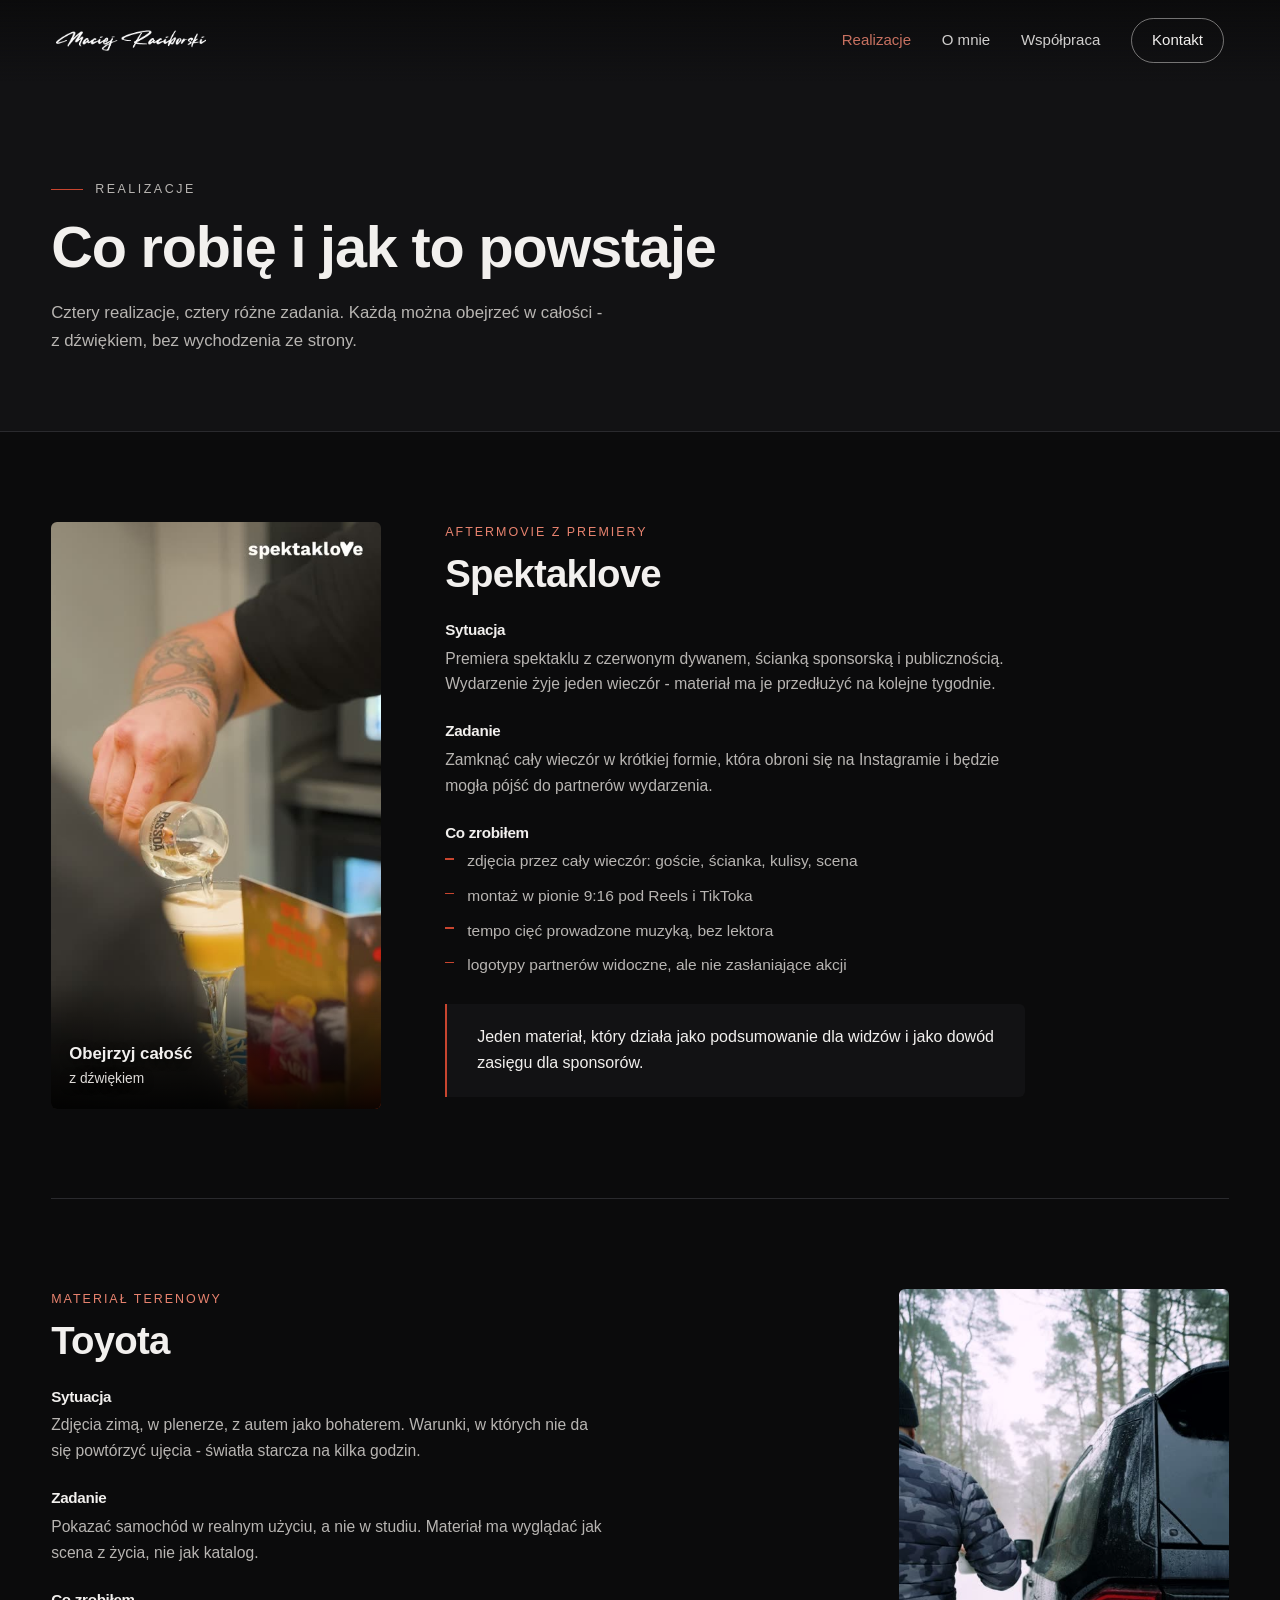
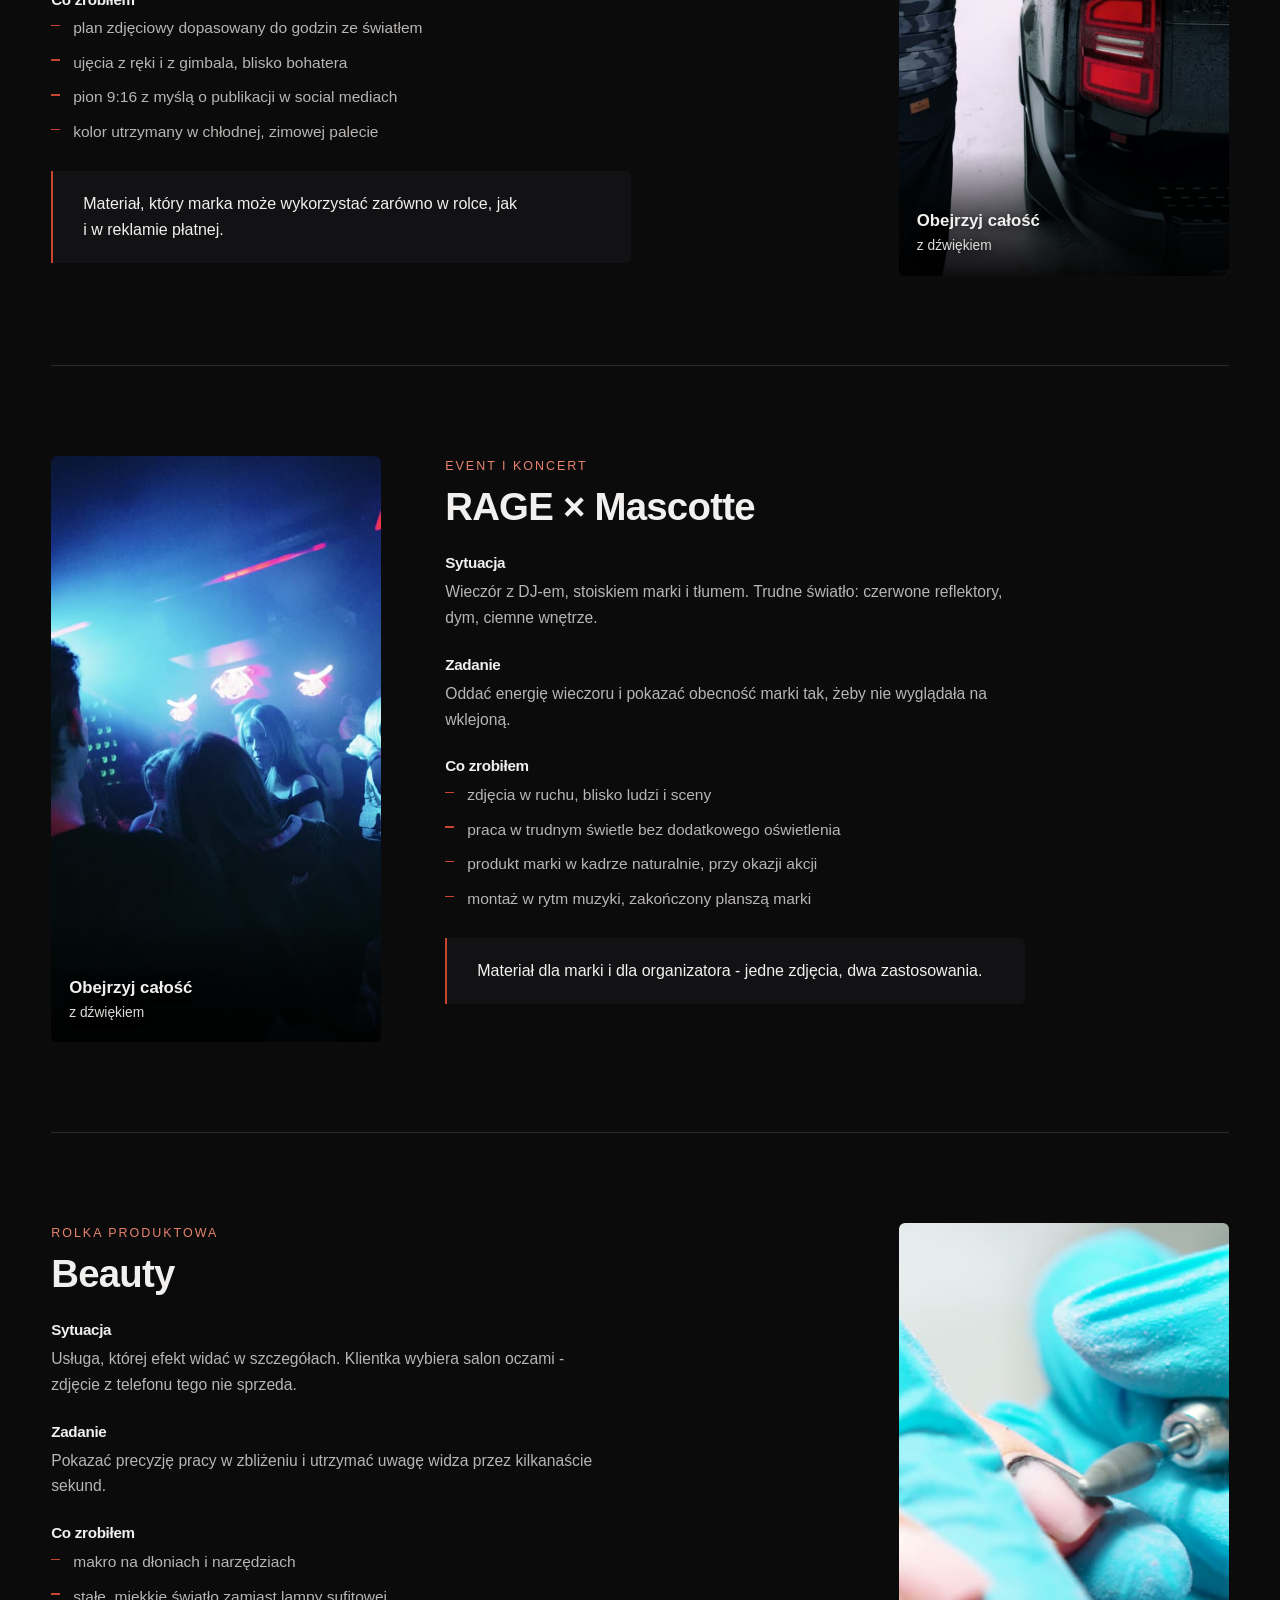
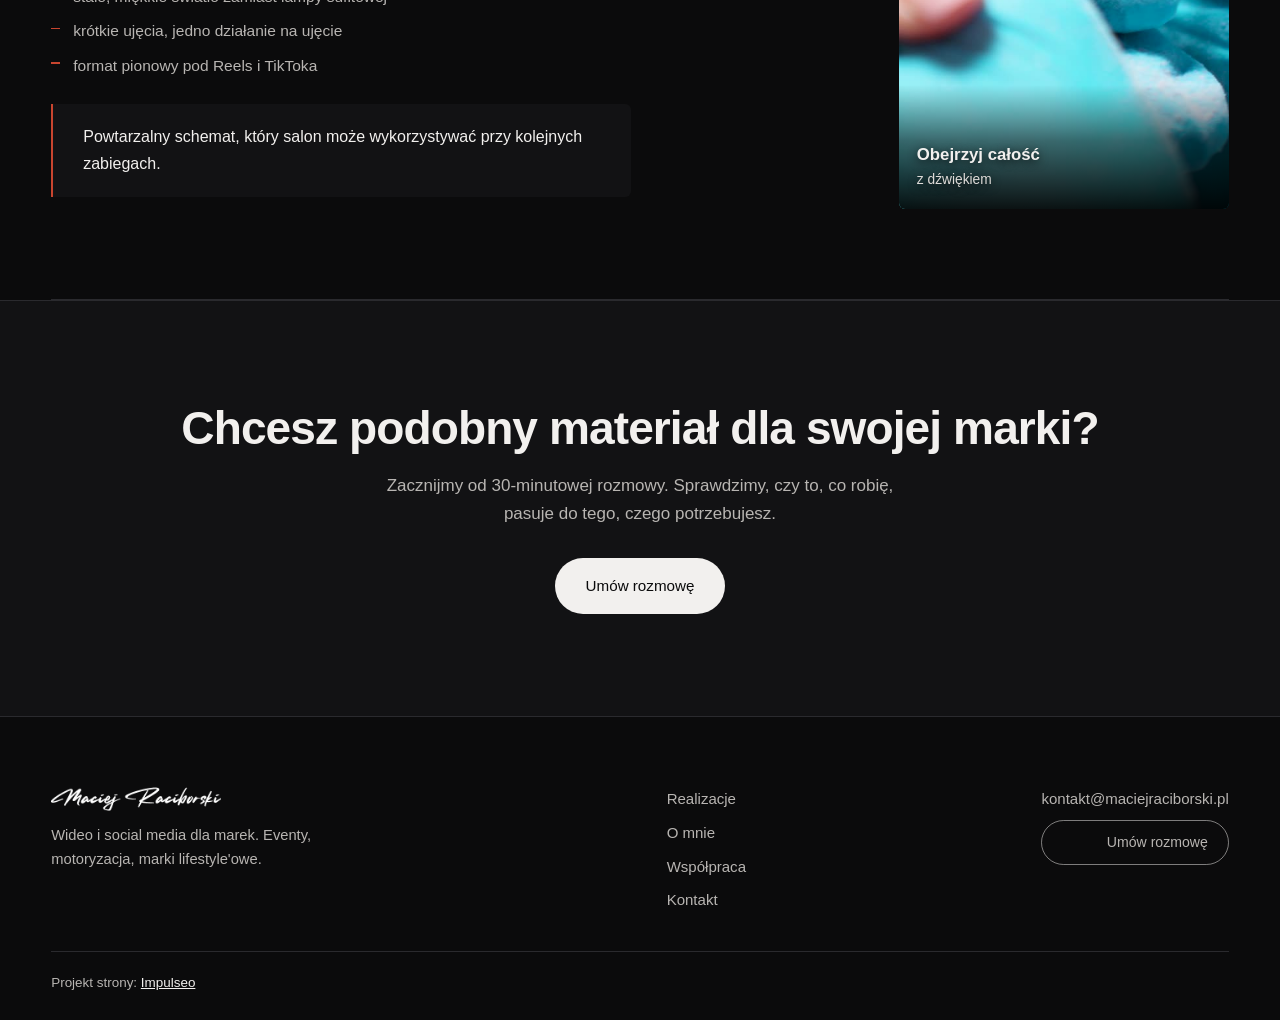
<file: realizacje/index.html>
<!DOCTYPE html>
<html lang="pl">
<head>
<meta charset="utf-8">
<meta name="viewport" content="width=device-width, initial-scale=1">
<title>Realizacje - Maciej Raciborski</title>
<meta name="description" content="Case studies realizacji wideo: aftermovie z eventu, materiał terenowy dla marki motoryzacyjnej, event i koncert, rolka produktowa.">
<meta property="og:title" content="Realizacje - Maciej Raciborski">
<meta property="og:description" content="Case studies realizacji wideo: aftermovie z eventu, materiał terenowy dla marki motoryzacyjnej, event i koncert, rolka produktowa.">
<meta property="og:image" content="../media/aftermovie_poster.jpg">
<meta property="og:type" content="website">
<link rel="stylesheet" href="../app.css?v=27">

<script type="application/ld+json">
{
  "@context": "https://schema.org",
  "@type": "ProfessionalService",
  "name": "Maciej Raciborski",
  "description": "Produkcja wideo i prowadzenie social mediów dla marek.",
  "url": "https://maciejraciborski.pl/",
  "email": "kontakt@maciejraciborski.pl",
  "areaServed": "PL",
  "serviceType": ["Produkcja wideo", "Prowadzenie social mediów", "Materiały reklamowe"]
}
</script>

</head>
<body>

<a class="skip" href="#tresc">Przejdź do treści</a>

<header class="nav" id="gora">
  <a class="nav__logo" href="../index.html" aria-label="Strona główna"><img src="../media/logo.webp" alt="Maciej Raciborski" width="415" height="58"></a>
  <button class="nav__burger" aria-label="Menu" aria-expanded="false"><span></span><span></span></button>
  <nav class="nav__links" aria-label="Menu główne">
    <a href="../realizacje/" aria-current="page">Realizacje</a>
    <a href="../o-mnie/">O mnie</a>
    <a href="../wspolpraca/">Współpraca</a>
    <a href="../kontakt/" class="nav__cta">Kontakt</a>
  </nav>
</header>

<main id="tresc">
  <section class="podtytul">
    <div class="podtytul__in">
      <p class="podtytul__nad">Realizacje</p>
      <h1>Co robię i jak to powstaje</h1>
      <p class="podtytul__opis">Cztery realizacje, cztery różne zadania. Każdą można obejrzeć w całości - z dźwiękiem, bez wychodzenia ze strony.</p>
    </div>
  </section>

  <article class="case" id="spektaklove">
    <div class="case__ekran">
      <button class="kafel kafel--case" data-full="../media/aftermovie_full.mp4" data-tytul="Spektaklove - aftermovie z premiery">
        <video class="kafel__v" src="../media/aftermovie_loop.mp4" poster="../media/aftermovie_poster.jpg" muted loop playsinline preload="none"></video>
        <span class="kafel__opis"><span class="kafel__t">Obejrzyj całość</span><span class="kafel__p">z dźwiękiem</span></span>
      </button>
    </div>
    <div class="case__tekst">
      <p class="case__typ">Aftermovie z premiery</p>
      <h2>Spektaklove</h2>
      <div class="case__blok">
        <h3>Sytuacja</h3>
        <p>Premiera spektaklu z czerwonym dywanem, ścianką sponsorską i publicznością. Wydarzenie żyje jeden wieczór - materiał ma je przedłużyć na kolejne tygodnie.</p>
      </div>
      <div class="case__blok">
        <h3>Zadanie</h3>
        <p>Zamknąć cały wieczór w krótkiej formie, która obroni się na Instagramie i będzie mogła pójść do partnerów wydarzenia.</p>
      </div>
      <div class="case__blok">
        <h3>Co zrobiłem</h3>
        <ul class="case__lista">
          <li>zdjęcia przez cały wieczór: goście, ścianka, kulisy, scena</li>
          <li>montaż w pionie 9:16 pod Reels i TikToka</li>
          <li>tempo cięć prowadzone muzyką, bez lektora</li>
          <li>logotypy partnerów widoczne, ale nie zasłaniające akcji</li>
        </ul>
      </div>
      <p class="case__efekt">Jeden materiał, który działa jako podsumowanie dla widzów i jako dowód zasięgu dla sponsorów.</p>
    </div>
  </article>

  <article class="case case--odwrot" id="toyota">
    <div class="case__ekran">
      <button class="kafel kafel--case" data-full="../media/szyon_toyota_waw_v2_full.mp4" data-tytul="Toyota - materiał terenowy">
        <video class="kafel__v" src="../media/szyon_toyota_waw_v2_loop.mp4" poster="../media/szyon_toyota_waw_v2_poster.jpg" muted loop playsinline preload="none"></video>
        <span class="kafel__opis"><span class="kafel__t">Obejrzyj całość</span><span class="kafel__p">z dźwiękiem</span></span>
      </button>
    </div>
    <div class="case__tekst">
      <p class="case__typ">Materiał terenowy</p>
      <h2>Toyota</h2>
      <div class="case__blok">
        <h3>Sytuacja</h3>
        <p>Zdjęcia zimą, w plenerze, z autem jako bohaterem. Warunki, w których nie da się powtórzyć ujęcia - światła starcza na kilka godzin.</p>
      </div>
      <div class="case__blok">
        <h3>Zadanie</h3>
        <p>Pokazać samochód w realnym użyciu, a nie w studiu. Materiał ma wyglądać jak scena z życia, nie jak katalog.</p>
      </div>
      <div class="case__blok">
        <h3>Co zrobiłem</h3>
        <ul class="case__lista">
          <li>plan zdjęciowy dopasowany do godzin ze światłem</li>
          <li>ujęcia z ręki i z gimbala, blisko bohatera</li>
          <li>pion 9:16 z myślą o publikacji w social mediach</li>
          <li>kolor utrzymany w chłodnej, zimowej palecie</li>
        </ul>
      </div>
      <p class="case__efekt">Materiał, który marka może wykorzystać zarówno w rolce, jak i w reklamie płatnej.</p>
    </div>
  </article>

  <article class="case" id="mascotte">
    <div class="case__ekran">
      <button class="kafel kafel--case" data-full="../media/rich_amiri_mascotte_v2_full.mp4" data-tytul="RAGE × Mascotte - event i koncert">
        <video class="kafel__v" src="../media/rich_amiri_mascotte_v2_loop.mp4" poster="../media/rich_amiri_mascotte_v2_poster.jpg" muted loop playsinline preload="none"></video>
        <span class="kafel__opis"><span class="kafel__t">Obejrzyj całość</span><span class="kafel__p">z dźwiękiem</span></span>
      </button>
    </div>
    <div class="case__tekst">
      <p class="case__typ">Event i koncert</p>
      <h2>RAGE × Mascotte</h2>
      <div class="case__blok">
        <h3>Sytuacja</h3>
        <p>Wieczór z DJ-em, stoiskiem marki i tłumem. Trudne światło: czerwone reflektory, dym, ciemne wnętrze.</p>
      </div>
      <div class="case__blok">
        <h3>Zadanie</h3>
        <p>Oddać energię wieczoru i pokazać obecność marki tak, żeby nie wyglądała na wklejoną.</p>
      </div>
      <div class="case__blok">
        <h3>Co zrobiłem</h3>
        <ul class="case__lista">
          <li>zdjęcia w ruchu, blisko ludzi i sceny</li>
          <li>praca w trudnym świetle bez dodatkowego oświetlenia</li>
          <li>produkt marki w kadrze naturalnie, przy okazji akcji</li>
          <li>montaż w rytm muzyki, zakończony planszą marki</li>
        </ul>
      </div>
      <p class="case__efekt">Materiał dla marki i dla organizatora - jedne zdjęcia, dwa zastosowania.</p>
    </div>
  </article>

  <article class="case case--odwrot" id="beauty">
    <div class="case__ekran">
      <button class="kafel kafel--case" data-full="../media/Manicure-reels1_full.mp4" data-tytul="Beauty - rolka produktowa">
        <video class="kafel__v" src="../media/Manicure-reels1_loop.mp4" poster="../media/Manicure-reels1_poster.jpg" muted loop playsinline preload="none"></video>
        <span class="kafel__opis"><span class="kafel__t">Obejrzyj całość</span><span class="kafel__p">z dźwiękiem</span></span>
      </button>
    </div>
    <div class="case__tekst">
      <p class="case__typ">Rolka produktowa</p>
      <h2>Beauty</h2>
      <div class="case__blok">
        <h3>Sytuacja</h3>
        <p>Usługa, której efekt widać w szczegółach. Klientka wybiera salon oczami - zdjęcie z telefonu tego nie sprzeda.</p>
      </div>
      <div class="case__blok">
        <h3>Zadanie</h3>
        <p>Pokazać precyzję pracy w zbliżeniu i utrzymać uwagę widza przez kilkanaście sekund.</p>
      </div>
      <div class="case__blok">
        <h3>Co zrobiłem</h3>
        <ul class="case__lista">
          <li>makro na dłoniach i narzędziach</li>
          <li>stałe, miękkie światło zamiast lampy sufitowej</li>
          <li>krótkie ujęcia, jedno działanie na ujęcie</li>
          <li>format pionowy pod Reels i TikToka</li>
        </ul>
      </div>
      <p class="case__efekt">Powtarzalny schemat, który salon może wykorzystywać przy kolejnych zabiegach.</p>
    </div>
  </article>

  <section class="cta">
    <div class="cta__in">
      <h2>Chcesz podobny materiał dla swojej marki?</h2>
      <p>Zacznijmy od 30-minutowej rozmowy. Sprawdzimy, czy to, co robię, pasuje do tego, czego potrzebujesz.</p>
      <a class="btn btn--pelny" href="../kontakt/">Umów rozmowę</a>
    </div>
  </section>
</main>

<footer class="stopka">
  <div class="stopka__in">
    <div class="stopka__marka">
      <img src="../media/logo.webp" alt="Maciej Raciborski" width="415" height="58" class="stopka__logo">
      <p class="stopka__opis">Wideo i social media dla marek. Eventy, motoryzacja, marki lifestyle'owe.</p>
    </div>
    <nav class="stopka__menu" aria-label="Stopka">
      <a href="../realizacje/">Realizacje</a>
      <a href="../o-mnie/">O mnie</a>
      <a href="../wspolpraca/">Współpraca</a>
      <a href="../kontakt/">Kontakt</a>
    </nav>
    <div class="stopka__kontakt">
      <a href="mailto:kontakt@maciejraciborski.pl">kontakt@maciejraciborski.pl</a>
      <a href="../kontakt/" class="btn btn--pusty btn--maly">Umów rozmowę</a>
    </div>
  </div>
  <p class="stopka__podpis">Projekt strony: <a href="https://impulseo.pl" rel="noopener" target="_blank">Impulseo</a></p>
</footer>

<div class="pasek-mob" aria-label="Szybki kontakt">
  <a href="../realizacje/">Realizacje</a>
  <a href="../kontakt/" class="pasek-mob--akcent">Umów rozmowę</a>
</div>

<!-- ODTWARZACZ pełnego filmu (musi być na KAŻDEJ stronie z kaflami) -->
<div class="lightbox" id="lightbox" hidden>
  <button class="lightbox__zamknij" id="lightbox-zamknij" aria-label="Zamknij">&times;</button>
  <figure class="lightbox__ramka">
    <video id="lightbox-video" controls playsinline preload="none"></video>
    <figcaption id="lightbox-tytul"></figcaption>
  </figure>
</div>

<script src="../app.js?v=27"></script>
</body>
</html>
</file>
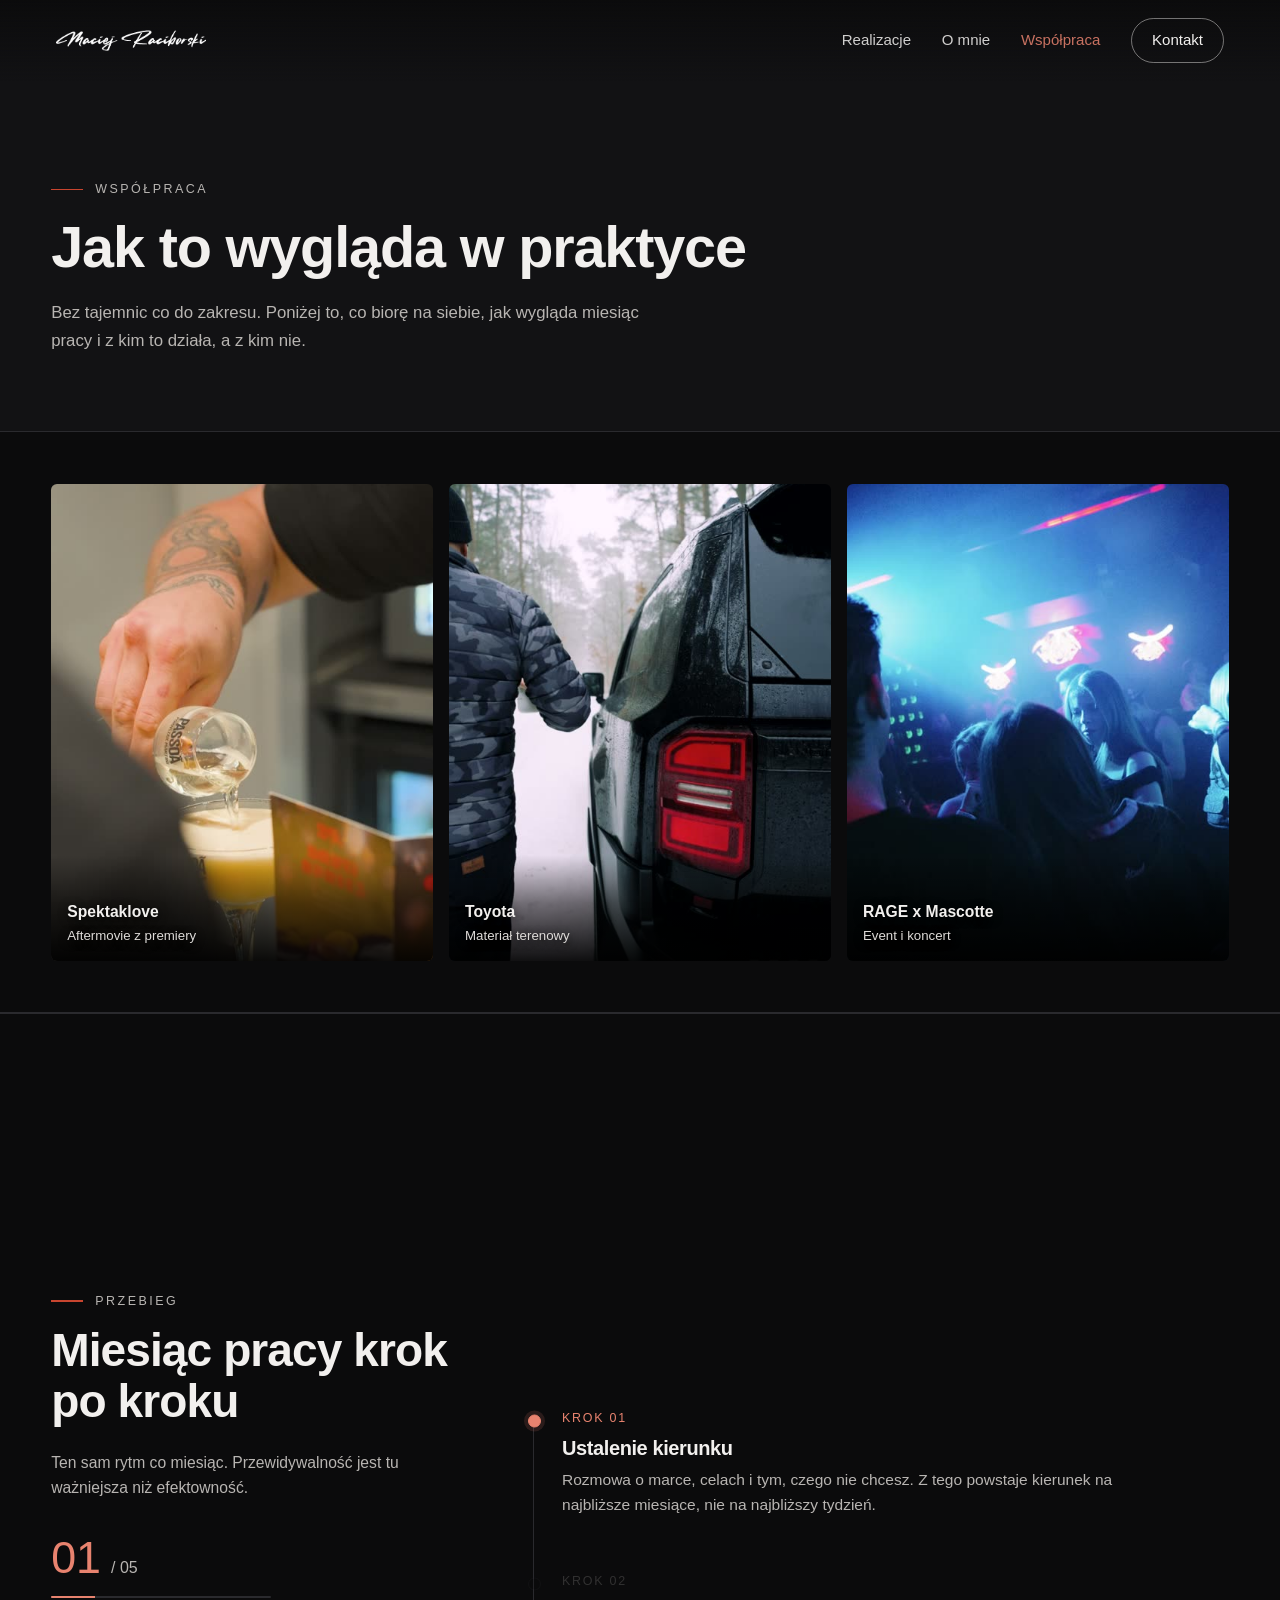
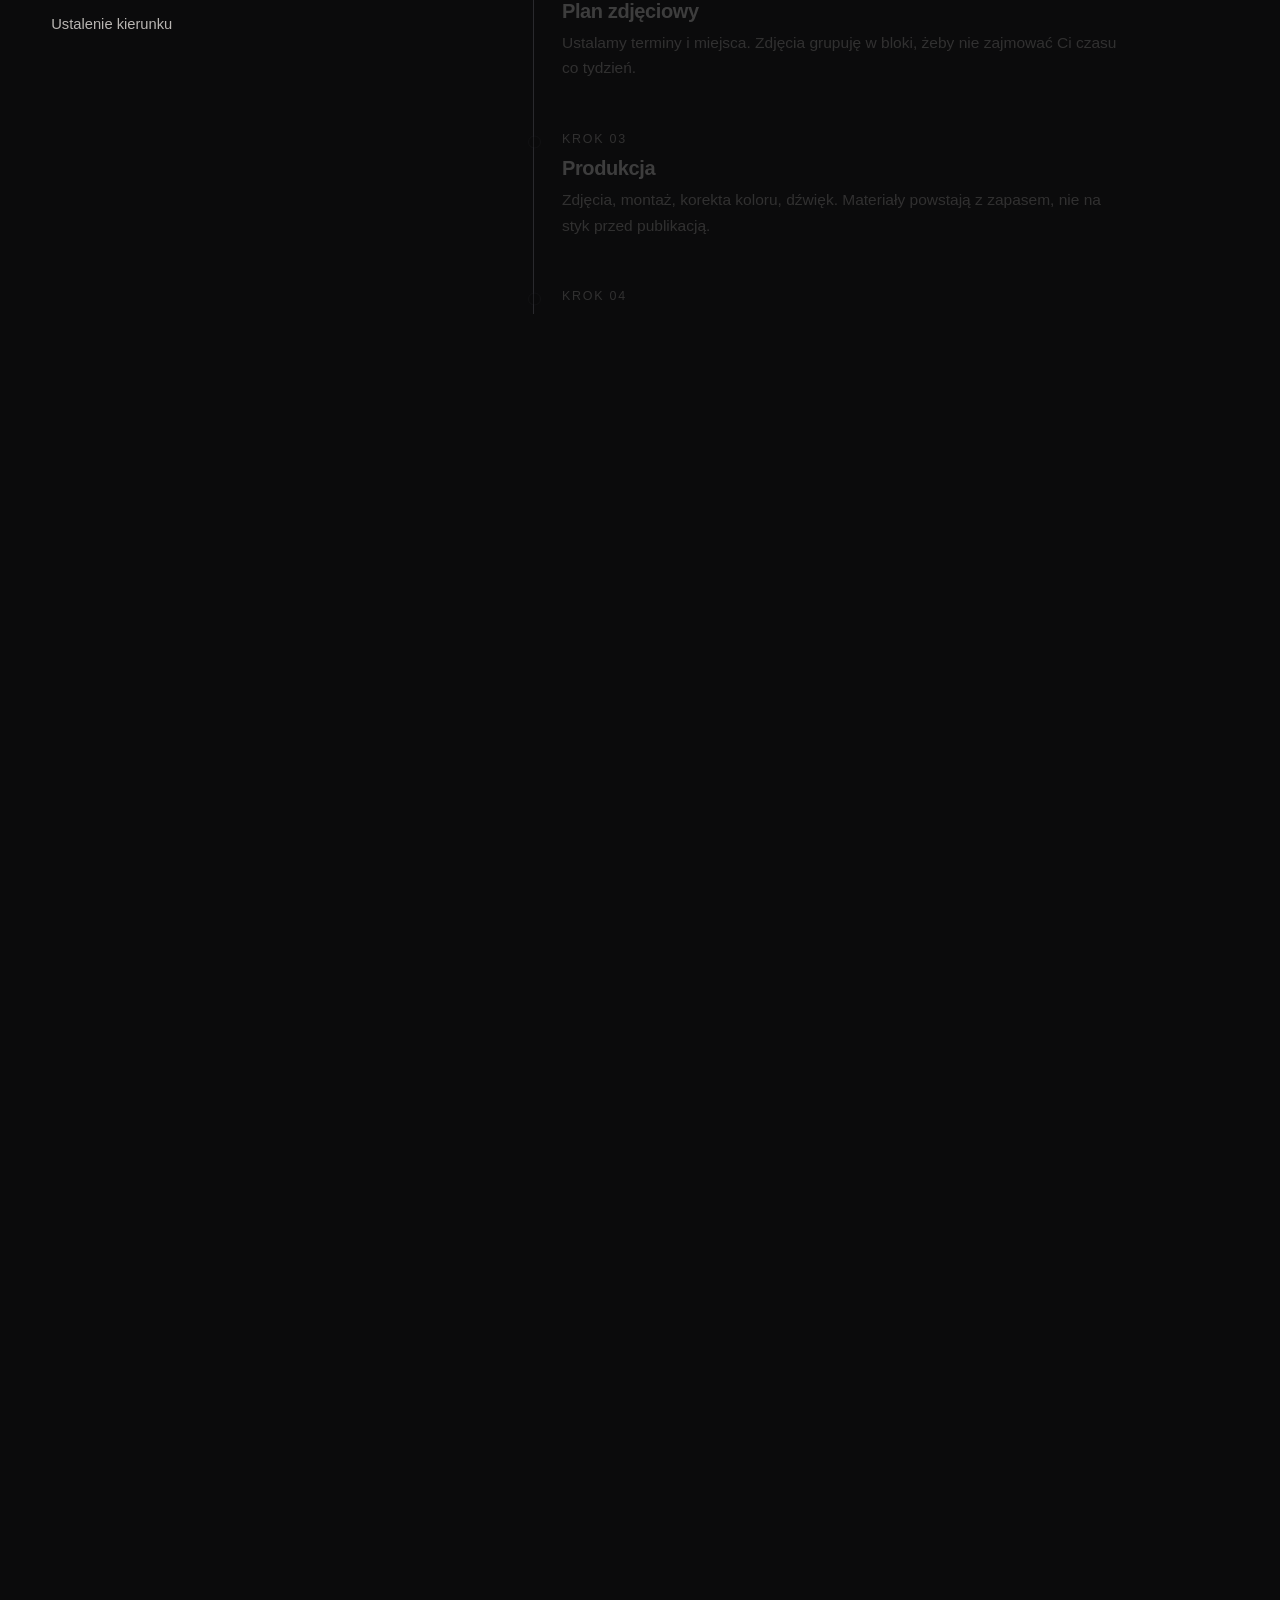
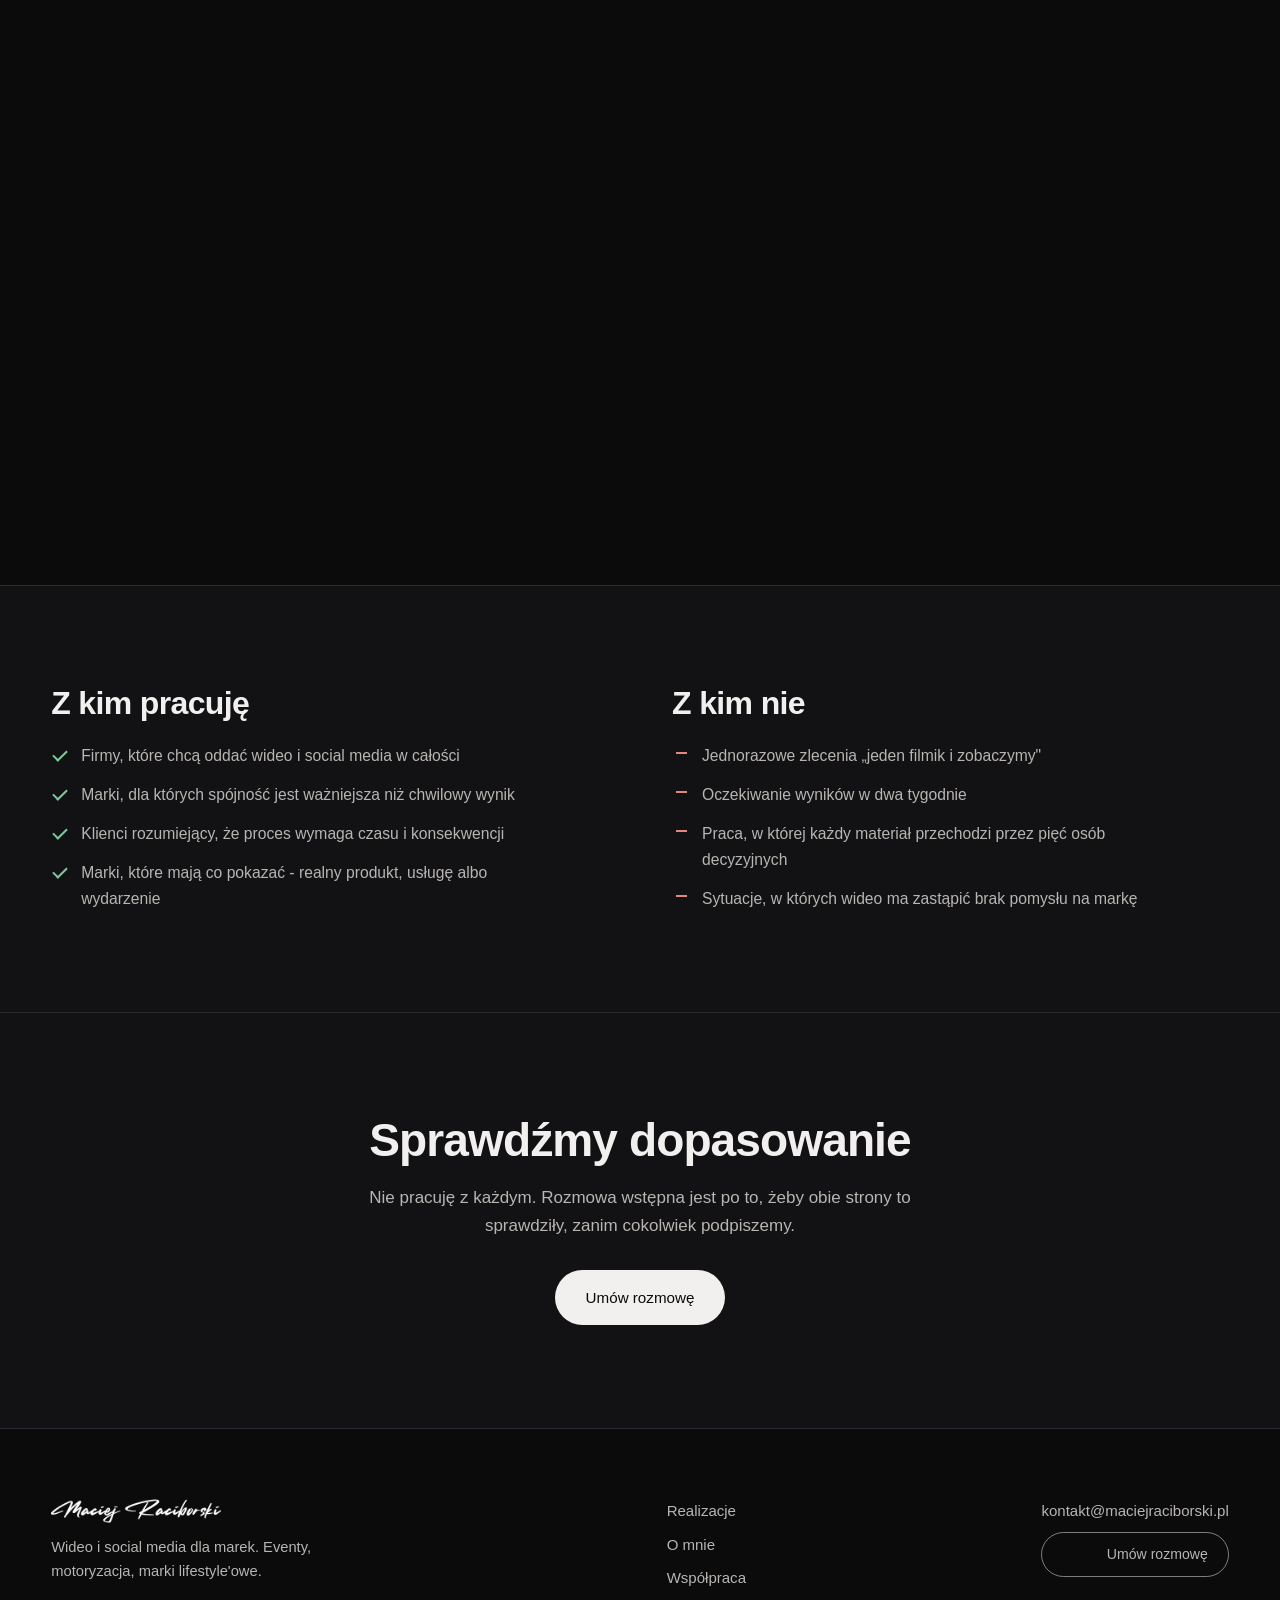
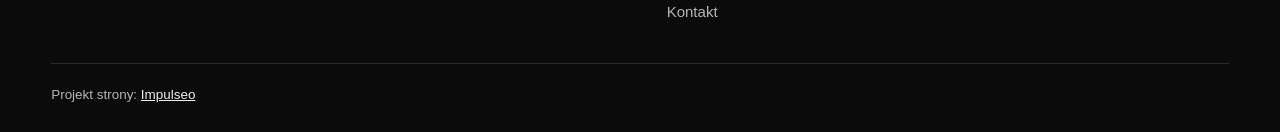
<file: wspolpraca/index.html>
<!DOCTYPE html>
<html lang="pl">
<head>
<meta charset="utf-8">
<meta name="viewport" content="width=device-width, initial-scale=1">
<title>Współpraca - Maciej Raciborski</title>
<meta name="description" content="Jak wygląda współpraca: zakres, przebieg miesiąca i dla kogo to jest. Wideo i social media prowadzone w całości.">
<meta property="og:title" content="Współpraca - Maciej Raciborski">
<meta property="og:description" content="Jak wygląda współpraca: zakres, przebieg miesiąca i dla kogo to jest. Wideo i social media prowadzone w całości.">
<meta property="og:image" content="../media/aftermovie_poster.jpg">
<meta property="og:type" content="website">
<link rel="stylesheet" href="../app.css?v=27">

<script type="application/ld+json">
{
  "@context": "https://schema.org",
  "@type": "ProfessionalService",
  "name": "Maciej Raciborski",
  "description": "Produkcja wideo i prowadzenie social mediów dla marek.",
  "url": "https://maciejraciborski.pl/",
  "email": "kontakt@maciejraciborski.pl",
  "areaServed": "PL",
  "serviceType": ["Produkcja wideo", "Prowadzenie social mediów", "Materiały reklamowe"]
}
</script>

</head>
<body>

<a class="skip" href="#tresc">Przejdź do treści</a>

<header class="nav" id="gora">
  <a class="nav__logo" href="../index.html" aria-label="Strona główna"><img src="../media/logo.webp" alt="Maciej Raciborski" width="415" height="58"></a>
  <button class="nav__burger" aria-label="Menu" aria-expanded="false"><span></span><span></span></button>
  <nav class="nav__links" aria-label="Menu główne">
    <a href="../realizacje/">Realizacje</a>
    <a href="../o-mnie/">O mnie</a>
    <a href="../wspolpraca/" aria-current="page">Współpraca</a>
    <a href="../kontakt/" class="nav__cta">Kontakt</a>
  </nav>
</header>

<main id="tresc">
  <section class="podtytul">
    <div class="podtytul__in">
      <p class="podtytul__nad">Współpraca</p>
      <h1>Jak to wygląda w praktyce</h1>
      <p class="podtytul__opis">Bez tajemnic co do zakresu. Poniżej to, co biorę na siebie, jak wygląda miesiąc pracy i z kim to działa, a z kim nie.</p>
    </div>
  </section>


  <section class="taras" aria-label="Fragmenty realizacji">
    <div class="taras__in">
      <figure class="taras__kafel">
        <img src="../media/aftermovie_poster.jpg" alt="Kadr z realizacji: aftermovie z premiery" loading="eager" fetchpriority="high">
        <figcaption><span class="taras__t">Spektaklove</span><span class="taras__p">Aftermovie z premiery</span></figcaption>
      </figure>
      <figure class="taras__kafel">
        <img src="../media/szyon_toyota_waw_v2_poster.jpg" alt="Kadr z realizacji: materiał terenowy">
        <figcaption><span class="taras__t">Toyota</span><span class="taras__p">Materiał terenowy</span></figcaption>
      </figure>
      <figure class="taras__kafel">
        <img src="../media/rich_amiri_mascotte_v2_poster.jpg" alt="Kadr z realizacji: event i koncert">
        <figcaption><span class="taras__t">RAGE x Mascotte</span><span class="taras__p">Event i koncert</span></figcaption>
      </figure>
    </div>
  </section>
  <section class="proces proces-os os-mech">
   <div class="proces__pin">
    <div class="proces__in">
      <div class="proces__bok">
        <p class="proces__nad">Przebieg</p>
        <h2>Miesiąc pracy krok po kroku</h2>
        <p class="proces__opis">Ten sam rytm co miesiąc. Przewidywalność jest tu ważniejsza niż efektowność.</p>
        <div class="proces__licznik">
          <span class="proces__teraz">01</span><span class="proces__ile">/ 05</span>
        </div>
        <div class="proces__pasek"><i></i></div>
        <p class="proces__krok">Ustalenie kierunku</p>
      </div>

      <ol class="proces__lista" data-os-steps>
        <li>
          <span class="proces__nr">Krok 01</span>
          <h3>Ustalenie kierunku</h3>
          <p>Rozmowa o marce, celach i tym, czego nie chcesz. Z tego powstaje kierunek na najbliższe miesiące, nie na najbliższy tydzień.</p>
        </li>
        <li>
          <span class="proces__nr">Krok 02</span>
          <h3>Plan zdjęciowy</h3>
          <p>Ustalamy terminy i miejsca. Zdjęcia grupuję w bloki, żeby nie zajmować Ci czasu co tydzień.</p>
        </li>
        <li>
          <span class="proces__nr">Krok 03</span>
          <h3>Produkcja</h3>
          <p>Zdjęcia, montaż, korekta koloru, dźwięk. Materiały powstają z zapasem, nie na styk przed publikacją.</p>
        </li>
        <li>
          <span class="proces__nr">Krok 04</span>
          <h3>Akceptacja i publikacja</h3>
          <p>Dostajesz gotowe materiały do akceptacji kierunku. Publikacją i harmonogramem zajmuję się ja.</p>
        </li>
        <li>
          <span class="proces__nr">Krok 05</span>
          <h3>Podsumowanie miesiąca</h3>
          <p>Co zadziałało, co nie, co zmieniamy w kolejnym miesiącu. Bez nerwowych zwrotów po jednym słabszym materiale.</p>
        </li>
      </ol>
    </div>
   </div>
  </section>

  <section class="dwie">
    <div class="dwie__in">
      <div class="dwie__kol">
        <h2>Z kim pracuję</h2>
        <ul class="lista-tak">
          <li>Firmy, które chcą oddać wideo i social media w całości</li>
          <li>Marki, dla których spójność jest ważniejsza niż chwilowy wynik</li>
          <li>Klienci rozumiejący, że proces wymaga czasu i konsekwencji</li>
          <li>Marki, które mają co pokazać - realny produkt, usługę albo wydarzenie</li>
        </ul>
      </div>
      <div class="dwie__kol">
        <h2>Z kim nie</h2>
        <ul class="lista-nie">
          <li>Jednorazowe zlecenia „jeden filmik i zobaczymy"</li>
          <li>Oczekiwanie wyników w dwa tygodnie</li>
          <li>Praca, w której każdy materiał przechodzi przez pięć osób decyzyjnych</li>
          <li>Sytuacje, w których wideo ma zastąpić brak pomysłu na markę</li>
        </ul>
      </div>
    </div>
  </section>

  <section class="cta">
    <div class="cta__in">
      <h2>Sprawdźmy dopasowanie</h2>
      <p>Nie pracuję z każdym. Rozmowa wstępna jest po to, żeby obie strony to sprawdziły, zanim cokolwiek podpiszemy.</p>
      <a class="btn btn--pelny" href="../kontakt/">Umów rozmowę</a>
    </div>
  </section>
</main>

<footer class="stopka">
  <div class="stopka__in">
    <div class="stopka__marka">
      <img src="../media/logo.webp" alt="Maciej Raciborski" width="415" height="58" class="stopka__logo">
      <p class="stopka__opis">Wideo i social media dla marek. Eventy, motoryzacja, marki lifestyle'owe.</p>
    </div>
    <nav class="stopka__menu" aria-label="Stopka">
      <a href="../realizacje/">Realizacje</a>
      <a href="../o-mnie/">O mnie</a>
      <a href="../wspolpraca/">Współpraca</a>
      <a href="../kontakt/">Kontakt</a>
    </nav>
    <div class="stopka__kontakt">
      <a href="mailto:kontakt@maciejraciborski.pl">kontakt@maciejraciborski.pl</a>
      <a href="../kontakt/" class="btn btn--pusty btn--maly">Umów rozmowę</a>
    </div>
  </div>
  <p class="stopka__podpis">Projekt strony: <a href="https://impulseo.pl" rel="noopener" target="_blank">Impulseo</a></p>
</footer>

<div class="pasek-mob" aria-label="Szybki kontakt">
  <a href="../realizacje/">Realizacje</a>
  <a href="../kontakt/" class="pasek-mob--akcent">Umów rozmowę</a>
</div>

<!-- ODTWARZACZ pełnego filmu (musi być na KAŻDEJ stronie z kaflami) -->
<div class="lightbox" id="lightbox" hidden>
  <button class="lightbox__zamknij" id="lightbox-zamknij" aria-label="Zamknij">&times;</button>
  <figure class="lightbox__ramka">
    <video id="lightbox-video" controls playsinline preload="none"></video>
    <figcaption id="lightbox-tytul"></figcaption>
  </figure>
</div>

<script src="../app.js?v=27"></script>
</body>
</html>
</file>
<file: app.css>
/* Maciej Raciborski — demo Impulseo. Czysty kod, bez WordPressa. */

:root{
  --tlo:#0b0b0c;
  --tlo-2:#121214;
  --tekst:#f2f0ee;
  --tekst-cichy:#b8b5b2;
  --linia:#2a2a2e;
  --akcent:#c8452f;
  --img-dur:1.4s;
  --img-ease:cubic-bezier(.16,.84,.44,1);
  --max:1280px;
}

*{box-sizing:border-box}
html{scroll-behavior:smooth}
body{
  margin:0; background:var(--tlo); color:var(--tekst);
  font:400 17px/1.65 -apple-system,BlinkMacSystemFont,"Segoe UI",Inter,Helvetica,Arial,sans-serif;
  -webkit-font-smoothing:antialiased;
}
img,video{max-width:100%; display:block}
a{color:inherit}
h1,h2,h3{margin:0 0 .5em; line-height:1.1; letter-spacing:-.02em; font-weight:600}
h1{font-size:clamp(2.4rem,6vw,4.6rem)}
h2{font-size:clamp(1.9rem,3.6vw,3rem)}
h3{font-size:1.25rem}
p{margin:0 0 1em}

.skip{position:absolute;left:-9999px}
.skip:focus{left:12px;top:12px;background:#fff;color:#000;padding:10px 16px;z-index:100;border-radius:6px}
:focus-visible{outline:2px solid var(--akcent); outline-offset:3px}

/* ---------- NAWIGACJA ---------- */
.nav{
  position:fixed; inset:0 0 auto 0; z-index:50;
  display:flex; align-items:center; justify-content:space-between; gap:24px;
  padding:18px clamp(20px,5vw,56px);
  background:linear-gradient(to bottom,rgba(11,11,12,.92),rgba(11,11,12,0));
  transition:background .3s ease, padding .3s ease;
}
.nav--przyklejona{background:rgba(11,11,12,.96); padding-top:12px; padding-bottom:12px; border-bottom:1px solid var(--linia)}
.nav__logo img{width:150px;height:auto}
.nav__links{display:flex; align-items:center; gap:clamp(14px,2.4vw,34px); font-size:.94rem}
.nav__links a{text-decoration:none; opacity:.85; transition:background-color .25s ease, color .25s ease, border-color .25s ease, opacity .25s ease}
.nav__links a:hover{opacity:1}
.nav__cta{border:1px solid rgba(242,240,238,.45); padding:9px 20px; border-radius:999px; opacity:1!important;
  transition:background-color .25s ease, color .25s ease, border-color .25s ease}
.nav__cta:hover{background:var(--tekst); color:var(--tlo); border-color:var(--tekst)}

/* ---------- HERO ---------- */
.hero{position:relative; min-height:100svh; display:grid; align-items:center; overflow:hidden}
.hero__ambient{
  position:absolute; inset:-8%; width:116%; height:116%; object-fit:cover;
  filter:blur(38px) saturate(1.15) brightness(.55); transform:scale(1.1);
}
.hero__mask{position:absolute; inset:0; background:
  radial-gradient(120% 90% at 30% 40%,rgba(11,11,12,.55) 0%,rgba(11,11,12,.88) 60%,rgba(11,11,12,.97) 100%)}
.hero__in{
  position:relative; width:min(92%,var(--max)); margin:0 auto;
  padding:130px 0 120px; display:grid;
  grid-template-columns:minmax(0,1fr) minmax(0,340px);
  grid-template-areas:"naglowek ekran" "reszta ekran";
  gap:0 clamp(36px,6vw,80px); align-items:center;
}
.hero__naglowek{grid-area:naglowek}
.hero__ekran{grid-area:ekran}
.hero__reszta{grid-area:reszta; margin-top:22px}
.hero__nad{
  font-size:.82rem; letter-spacing:.2em; text-transform:uppercase; color:var(--tekst-cichy);
  margin:0 0 20px; display:flex; align-items:center; gap:14px;
}
.hero__nad::before{content:""; width:42px; height:1.5px; background:var(--akcent)}
.hero__sub{font-size:clamp(1.05rem,1.6vw,1.24rem); color:#ddd9d6; max-width:46ch; margin:0 0 2rem}
.hero__akcje{display:flex; gap:14px; flex-wrap:wrap}
.hero__ekran{
  aspect-ratio:9/16; border-radius:10px; overflow:hidden; background:#000;
  box-shadow:0 40px 90px rgba(0,0,0,.75), 0 0 0 1px rgba(255,255,255,.08);
}
.hero__pion{width:100%; height:100%; object-fit:cover}
.hero__strzalka{
  position:absolute; bottom:34px; left:50%; transform:translateX(-50%);
  width:22px; height:38px; border:1.5px solid rgba(242,240,238,.5); border-radius:12px;
}
.hero__strzalka::after{
  content:""; position:absolute; left:50%; top:8px; width:3px; height:7px; border-radius:2px;
  background:var(--tekst); transform:translateX(-50%); animation:mysz 2s ease-in-out infinite;
}
@keyframes mysz{0%,100%{opacity:.25}50%{opacity:1}}

.btn{
  display:inline-block; text-decoration:none; font-size:.95rem; font-weight:500;
  padding:14px 30px; border-radius:999px; border:1px solid transparent; cursor:pointer;
  transition:background-color .25s ease, color .25s ease, border-color .25s ease;
}
.btn--pelny{background:var(--tekst); color:var(--tlo)}
.btn--pelny:hover{background:var(--akcent); color:#fff}
.btn--pusty{border-color:rgba(242,240,238,.5); color:var(--tekst)}
.btn--pusty:hover{background:rgba(242,240,238,.12)}
.btn--szeroki{width:100%; font-size:1rem}

/* ---------- PASEK DOWODU ---------- */
.dowod{border-top:1px solid var(--linia); border-bottom:1px solid var(--linia); background:var(--tlo-2)}
.dowod__in{
  width:min(96%,1440px); margin:0 auto; display:grid; grid-template-columns:repeat(4,1fr);
  align-items:stretch; text-align:center;
}
.dowod__poz{padding:26px 14px; display:flex; flex-direction:column; justify-content:center; gap:4px}
.dowod__poz + .dowod__poz{border-left:1px solid var(--akcent)}
.dowod__k{font-size:1.02rem; font-weight:600; letter-spacing:-.01em}
.dowod__v{font-size:.83rem; color:var(--tekst-cichy)}

/* ---------- SEKCJE ---------- */
section[id]{scroll-margin-top:86px}
.sekcja__glowa{width:min(92%,var(--max)); margin:0 auto; padding:clamp(70px,9vw,120px) 0 40px}
.sekcja__glowa p{color:var(--tekst-cichy); max-width:min(100%,520px); margin:0}

/* ŚCIANA REALIZACJI */
.sciana{
  width:min(92%,var(--max)); margin:0 auto clamp(70px,9vw,120px);
  display:grid; grid-template-columns:repeat(4,1fr); gap:18px;
}
.kafel{
  position:relative; border:0; padding:0; margin:0; background:#000; cursor:pointer;
  aspect-ratio:9/16; overflow:hidden; border-radius:6px; display:block; text-align:left;
  color:var(--tekst); font:inherit;
}
.kafel__v{
  width:100%; height:100%; object-fit:cover;
  transition:transform var(--img-dur) var(--img-ease), filter var(--img-dur) var(--img-ease);
}
.kafel:hover .kafel__v,.kafel:focus-visible .kafel__v{transform:scale(1.05); filter:brightness(1.06)}
.kafel__opis{
  position:absolute; inset:auto 0 0 0; padding:56px 18px 18px; display:block;
  background:linear-gradient(to top,rgba(0,0,0,.92) 0%,rgba(0,0,0,.55) 55%,rgba(0,0,0,0) 100%);
}
.kafel__t{display:block; font-weight:600; font-size:1.05rem; text-shadow:0 2px 10px rgba(0,0,0,.9)}
.kafel__p{display:block; font-size:.86rem; color:#dedbd8; text-shadow:0 2px 10px rgba(0,0,0,.9)}
.kafel::after{
  content:"▶"; position:absolute; top:50%; left:50%; transform:translate(-50%,-50%) scale(.9);
  width:58px; height:58px; display:grid; place-items:center; border-radius:50%;
  background:rgba(0,0,0,.45); border:1.5px solid rgba(255,255,255,.7); font-size:.8rem;
  opacity:0; transition:opacity .3s ease, transform .3s ease; backdrop-filter:blur(3px);
}
.kafel:hover::after,.kafel:focus-visible::after{opacity:1; transform:translate(-50%,-50%) scale(1)}

/* O MNIE */
.omnie{
  width:min(92%,var(--max)); margin:0 auto; padding:clamp(70px,9vw,110px) 0;
  display:grid; grid-template-columns:minmax(0,420px) minmax(0,1fr); gap:clamp(32px,6vw,80px); align-items:center;
  border-top:1px solid var(--linia);
}
.omnie__foto img{width:100%; height:auto; border-radius:6px; transition:transform var(--img-dur) var(--img-ease)}
.omnie__foto{overflow:hidden; border-radius:6px}
.omnie__foto:hover img{transform:scale(1.05)}
.omnie__tekst .lead{font-size:1.2rem; color:var(--tekst); max-width:min(100%,540px)}
.omnie__tekst p{color:var(--tekst-cichy); max-width:min(100%,560px)}
.omnie__tekst .btn{margin-top:14px}

/* PAS ZE SCENĄ */
.pas{position:relative; border-top:1px solid var(--linia); padding:clamp(40px,5vw,70px) 0}
.pas > img,.pas__tekst{width:min(92%,1180px); margin-inline:auto}
.pas{overflow:hidden}
.pas img{
  display:block; height:auto; aspect-ratio:16/9; max-height:560px; object-fit:cover;
  object-position:center 34%; opacity:.85; border-radius:8px;
  transition:transform var(--img-dur) var(--img-ease);
}
.pas:hover img{transform:scale(1.05)}
.pas__tekst{
  position:absolute; inset:auto 0 clamp(40px,5vw,70px) 0; padding:clamp(28px,5vw,50px) clamp(24px,3vw,44px);
  background:linear-gradient(to top,rgba(11,11,12,.94),rgba(11,11,12,0));
}
.pas__haslo{
  margin:0; font-size:clamp(1.3rem,2.6vw,2.1rem);
  font-weight:600; letter-spacing:-.02em;
}
.pas__opis{margin:6px 0 0; color:var(--tekst-cichy); font-size:.98rem}

/* ZAKRES */
.zakres{border-top:1px solid var(--linia)}
.zakres__siatka{
  width:min(92%,var(--max)); margin:0 auto clamp(70px,9vw,120px);
  display:grid; grid-template-columns:repeat(4,1fr); gap:1px; background:var(--linia);
}
.karta{background:var(--tlo); padding:34px 26px 40px}
.karta__nr{display:block; color:#e8836f; font-size:.8rem; letter-spacing:.16em; margin-bottom:18px}
.karta p{color:var(--tekst-cichy); font-size:.96rem; margin:0}

/* KONTAKT */
.kontakt{background:var(--tlo-2); border-top:1px solid var(--linia)}
.kontakt__in{
  width:min(92%,var(--max)); margin:0 auto; padding:clamp(70px,9vw,110px) 0;
  display:grid; grid-template-columns:minmax(0,1fr) minmax(0,460px); gap:clamp(36px,6vw,80px); align-items:start;
}
.kontakt__lewa p{color:var(--tekst-cichy); max-width:min(100%,545px)}
.kontakt__lista{list-style:none; padding:0; margin:26px 0; display:grid; gap:12px}
.kontakt__lista li{padding-left:22px; position:relative; color:var(--tekst); font-size:.98rem}
.kontakt__lista li::before{content:""; position:absolute; left:0; top:.62em; width:9px; height:1.5px; background:var(--akcent)}
.kontakt__bezpo{font-size:.95rem}
.kontakt__bezpo a{color:var(--tekst); text-underline-offset:3px}

.formularz{display:grid; gap:16px; background:var(--tlo); padding:30px; border:1px solid var(--linia); border-radius:8px}
.formularz label{display:grid; gap:7px; font-size:.88rem; color:var(--tekst-cichy)}
.formularz input,.formularz textarea{
  font:inherit; font-size:.97rem; color:var(--tekst); background:var(--tlo-2);
  border:1px solid var(--linia); border-radius:6px; padding:13px 14px; width:100%; resize:vertical;
}
.formularz input:focus,.formularz textarea:focus{border-color:var(--akcent); outline:none}
.formularz__info{margin:0; font-size:.9rem; min-height:1.2em}
.formularz__info--ok{color:#7fc99a}
.formularz__info--blad{color:#e08a7c}

/* STOPKA */
.stopka{border-top:1px solid var(--linia); padding:clamp(46px,6vw,70px) 0 26px}
.stopka__in{
  width:min(92%,var(--max)); margin:0 auto; display:flex; justify-content:space-between;
  gap:32px; flex-wrap:wrap; align-items:flex-start;
}
.stopka__logo{width:170px;height:auto}
.stopka__opis{color:var(--tekst-cichy); font-size:.92rem; margin:12px 0 0}
.stopka__kontakt{display:grid; gap:8px; font-size:.94rem; text-align:right}
.stopka__kontakt a{text-decoration:none; color:var(--tekst-cichy); transition:background-color .25s ease, color .25s ease, border-color .25s ease}
.stopka__kontakt a:hover{color:var(--tekst)}
.stopka__social{display:flex; gap:16px; justify-content:flex-end; margin-top:6px}
.stopka__podpis{
  width:min(92%,var(--max)); margin:38px auto 0; padding-top:20px; border-top:1px solid var(--linia);
  font-size:.84rem; color:var(--tekst-cichy);
}
.stopka__podpis a{color:var(--tekst)}

/* LIGHTBOX */
.lightbox{position:fixed; inset:0; z-index:200; background:rgba(0,0,0,.93); display:grid; place-items:center; padding:24px}
.lightbox[hidden]{display:none}
.lightbox__ramka{margin:0; display:grid; gap:12px; justify-items:center; max-width:min(94vw,520px)}
.lightbox__ramka video{
  width:100%; aspect-ratio:9/16; max-height:82vh; object-fit:contain;
  border-radius:8px; background:#000;
}
.lightbox__ramka figcaption{font-size:.92rem; color:var(--tekst-cichy)}
.lightbox__zamknij{
  position:absolute; top:22px; right:26px; width:46px; height:46px; border-radius:50%;
  background:rgba(255,255,255,.1); border:1px solid rgba(255,255,255,.3); color:#fff;
  font-size:1.7rem; line-height:1; cursor:pointer;
}
.lightbox__zamknij:hover{background:rgba(255,255,255,.2)}

/* ---------- RESPONSYWNOŚĆ ---------- */
@media (max-width:1000px){
  .sciana{grid-template-columns:repeat(2,1fr)}
  .zakres__siatka{grid-template-columns:repeat(2,1fr)}
  .omnie{grid-template-columns:1fr; max-width:620px}
  .kontakt__in{grid-template-columns:1fr}
  .dowod__in{grid-template-columns:repeat(2,1fr); gap:1px; background:var(--linia); width:100%}
  .dowod__poz{background:var(--tlo-2)}
  .dowod__poz + .dowod__poz{border-left:0}
}
@media (max-width:900px){
  .hero__in{grid-template-columns:1fr; padding-top:110px; padding-bottom:90px}
  .hero__ekran{max-width:280px; margin:0 auto}
}
@media (max-width:640px){
  body{font-size:16px}
  .hero__ekran{max-width:230px}
  .hero__nad{font-size:.74rem}
  .nav{padding:14px 20px}
  .nav__logo img{width:118px}
  .nav__links{gap:12px; font-size:.86rem}
  .nav__links a:not(.nav__cta){display:none}
  .sciana{grid-template-columns:1fr; gap:14px; max-width:420px}
  .zakres__siatka{grid-template-columns:1fr}
  /* 5 pozycji w dwóch kolumnach zostawiało sierotę w ostatnim rzędzie i urwane
     linie (zgłoszenie K. 13.08). Kratkę rysuje teraz jednolita siatka, a ostatnia
     pozycja zajmuje pełną szerokość - żadnych pustych pól. */
  .dowod__in{grid-template-columns:repeat(2,1fr); gap:1px; background:var(--linia)}
  .dowod__poz{background:var(--tlo-2); padding:20px 12px}
  .stopka__in{flex-direction:column}
  .stopka__kontakt{text-align:left}
  .stopka__social{justify-content:flex-start}
  .formularz{padding:22px}
}

@media (prefers-reduced-motion:reduce){
  *{animation:none!important; transition:none!important; scroll-behavior:auto!important}
}

/* PASEK KONTAKTU NA TELEFONIE */
.pasek-mob{display:none}
@media (max-width:768px){
  .pasek-mob{
    position:fixed; left:0; right:0; bottom:0; z-index:60; display:grid; grid-template-columns:1fr 1fr;
    gap:1px; background:var(--linia); border-top:1px solid var(--linia);
    padding-bottom:env(safe-area-inset-bottom);
  }
  .pasek-mob a{
    background:var(--tlo); text-align:center; padding:15px 8px; text-decoration:none;
    font-size:.95rem; font-weight:500;
    transition:background-color .25s ease, color .25s ease, border-color .25s ease;
  }
  .pasek-mob--akcent{background:var(--akcent); color:#fff}
  body{padding-bottom:56px}
  /* pasek chowa się, dopóki widać hero - zasłaniał rolkę, czyli najmocniejszy
     element pierwszego ekranu (uwaga K. 13.08). Klasę zdejmuje skrypt. */
  .pasek-mob{transition:transform .3s ease}
  .hero-widoczne .pasek-mob{transform:translateY(110%)}
}

/* ============================================================
   OŚ PROCESU — wzorzec z naszych dem (sticky bok + licznik + pasek
   postępu; kroki zapalają się przy przewijaniu).
   Bezpiecznik: stan „zgaszony" nadaje WYŁĄCZNIE skrypt (klasa .os-on
   na <html>) — bez JS wszystkie kroki są normalnie widoczne.
   ============================================================ */
.proces{border-top:1px solid var(--linia)}
.proces__in{
  width:min(92%,var(--max)); margin:0 auto; padding:clamp(70px,9vw,120px) 0;
  display:grid; grid-template-columns:34% 1fr; gap:clamp(32px,6vw,80px); align-items:start;
}
.proces__bok{position:sticky; top:120px}
.proces__nad{
  font-size:.78rem; letter-spacing:.2em; text-transform:uppercase; color:var(--tekst-cichy);
  margin:0 0 14px; display:flex; align-items:center; gap:12px;
}
.proces__nad::before{content:""; width:32px; height:1.5px; background:var(--akcent)}
.proces__opis{color:var(--tekst-cichy); max-width:min(100%,380px); font-size:.98rem}
.proces__licznik{display:flex; align-items:baseline; gap:10px; margin-top:34px}
.proces__teraz{font-size:2.8rem; line-height:1; color:#e8836f; font-variant-numeric:tabular-nums}
.proces__ile{font-size:1rem; color:var(--tekst-cichy); font-variant-numeric:tabular-nums}
.proces__pasek{height:2px; background:var(--linia); border-radius:2px; overflow:hidden; max-width:220px; margin-top:14px}
.proces__pasek > i{display:block; height:100%; width:25%; background:#e8836f; transition:width .45s var(--img-ease)}
.proces__krok{color:var(--tekst-cichy); font-size:.92rem; margin:14px 0 0; min-height:1.4em}

.proces__lista{
  list-style:none; margin:0; padding:0 0 0 34px; position:relative;
  display:flex; flex-direction:column; gap:clamp(26px,4vw,44px);
}
.proces__lista::before{
  content:""; position:absolute; left:5px; top:14px; bottom:14px; width:1px;
  background:linear-gradient(to bottom,var(--linia) 0%,var(--linia) 92%,transparent 100%);
}
.proces__lista > li{position:relative; padding-bottom:4px}
.proces__lista > li::before{
  content:""; position:absolute; left:-34px; top:7px; width:11px; height:11px; border-radius:50%;
  background:var(--tlo); border:1.5px solid var(--linia);
  transition:border-color .4s ease, background .4s ease, box-shadow .4s ease;
}
.os-on .proces__lista > li.os-teraz::before{box-shadow:0 0 0 4px rgba(232,131,111,.14)}
.proces__lista > li h3{margin:0 0 8px}
.proces__lista > li p{color:var(--tekst-cichy); font-size:.97rem; margin:0; max-width:min(100%,560px)}
.proces__nr{
  display:block; font-size:.78rem; letter-spacing:.14em; text-transform:uppercase;
  color:var(--tekst-cichy); margin-bottom:8px;
}

/* stany zapalania — TYLKO gdy skrypt wstał */
.os-on .proces__lista > li{opacity:.32; transform:translateY(6px); transition:opacity .5s ease, transform .5s ease}
.os-on .proces__lista > li.os-teraz,
.os-on .proces__lista > li.os-bylo{opacity:1; transform:none}
.os-on .proces__lista > li.os-teraz::before{background:#e8836f; border-color:#e8836f}
.os-on .proces__lista > li.os-bylo::before{border-color:#e8836f}
.os-on .proces__lista > li.os-teraz .proces__nr{color:#e8836f}

/* ═══════════════════════════════════════════════════════════════════════════
   SEKCJA PRZYKLEJANA (uwaga K. 13.08: „żeby płynnie szło aż do zakończenia całego
   procesu, a lewa część nie była statyczna").

   Sekcja jest wyższa od ekranu, a jej wnętrze przykleja się na czas przewijania:
   strona zatrzymuje się, przeprowadza przez wszystkie kroki i dopiero puszcza dalej.
   Droga liczona jest z liczby kroków (--kroki), więc /wspolpraca/ z pięcioma krokami
   dostaje proporcjonalnie więcej miejsca, ale nie jest to tunel jak w silniku dem.

   BEZPIECZNIK: przyklejanie i przygaszanie włącza WYŁĄCZNIE skrypt (klasa .pin-on
   na <html>). Bez JS sekcja jest zwykłą listą - wszystko widoczne, nic nie znika.
   ═══════════════════════════════════════════════════════════════════════════ */
@media (min-width:901px){
  .proces__lista{gap:clamp(30px,3.4vw,48px)}

  .pin-on .proces{
    /* 100vh na sam ekran + po ~52vh drogi na każdy kolejny krok */
    height:calc(100vh + (var(--kroki,4) - 1) * 52vh);
  }
  .pin-on .proces__pin{
    position:sticky; top:0; height:100vh; display:flex; align-items:center;
    overflow:hidden;
  }
  .pin-on .proces__in{padding-block:0; width:min(92%,var(--max)); align-items:center}
  .pin-on .proces__bok{position:static}

  /* kroki jadą pionowo tak, żeby aktywny stał w tym samym miejscu ekranu */
  .pin-on .proces__lista{
    transition:transform .62s cubic-bezier(.22,.61,.36,1);
    will-change:transform;
  }
  .pin-on .proces__lista > li{
    transition:opacity .45s ease, filter .45s ease;
    opacity:.22; filter:blur(.4px);
  }
  .pin-on .proces__lista > li.os-teraz{opacity:1; filter:none}
  .pin-on .proces__lista > li.os-bylo{opacity:.4; filter:none}

  /* lewa kolumna: numer i nazwa kroku przechodzą, nie przeskakują */
  .proces__teraz,.proces__krok{display:inline-block}
  .proces__teraz{
    transition:transform .42s cubic-bezier(.22,.61,.36,1), opacity .28s ease;
  }
  .proces__krok{
    transition:transform .42s cubic-bezier(.22,.61,.36,1), opacity .28s ease;
  }
  .zmiana .proces__teraz,.zmiana .proces__krok{opacity:0; transform:translateY(-12px)}
  .proces__pasek > i{transition:width .12s linear}   /* pasek płynie z przewijaniem */
}

@media (max-width:900px){
  .proces__in{grid-template-columns:1fr; gap:34px}
  .proces__bok{position:static}
  .proces__licznik,.proces__pasek,.proces__krok{display:none}
}

/* ============================================================
   PODSTRONY
   ============================================================ */
.podtytul{border-bottom:1px solid var(--linia); background:var(--tlo-2)}
.podtytul__in{width:min(92%,var(--max)); margin:0 auto; padding:clamp(130px,14vw,190px) 0 clamp(50px,6vw,80px)}
.podtytul__nad{
  font-size:.78rem; letter-spacing:.2em; text-transform:uppercase; color:var(--tekst-cichy);
  margin:0 0 16px; display:flex; align-items:center; gap:12px;
}
.podtytul__nad::before{content:""; width:32px; height:1.5px; background:var(--akcent)}
.podtytul h1{font-size:clamp(2.1rem,4.6vw,3.6rem); margin-bottom:.35em}
.podtytul__opis{color:var(--tekst-cichy); max-width:min(100%,600px); font-size:1.05rem; margin:0}

/* CASE STUDY */
.case{
  width:min(92%,var(--max)); margin:0 auto; padding:clamp(56px,7vw,96px) 0;
  display:grid; grid-template-columns:minmax(0,330px) minmax(0,1fr); gap:clamp(32px,5vw,72px);
  align-items:start; border-bottom:1px solid var(--linia);
}
.case--odwrot{direction:rtl}
.case--odwrot > *{direction:ltr}
.case__ekran{position:sticky; top:110px}
.kafel--case{aspect-ratio:9/16; width:100%}
.case__typ{
  font-size:.78rem; letter-spacing:.16em; text-transform:uppercase; color:#e8836f; margin:0 0 10px;
}
.case__tekst h2{font-size:clamp(1.7rem,3vw,2.4rem); margin-bottom:.7em}
.case__blok{margin-bottom:26px}
.case__blok h3{font-size:.95rem; color:var(--tekst); margin:0 0 7px}
.case__blok p{color:var(--tekst-cichy); margin:0; max-width:min(100%,560px); font-size:.98rem}
.case__lista{list-style:none; padding:0; margin:0; display:grid; gap:9px}
.case__lista li{
  padding-left:22px; position:relative; color:var(--tekst-cichy); font-size:.97rem;
  max-width:min(100%,560px);
}
.case__lista li::before{content:""; position:absolute; left:0; top:.62em; width:9px; height:1.5px; background:var(--akcent)}
.case__efekt{
  margin:0; padding:20px 26px 20px 30px; border-left:2px solid var(--akcent); background:var(--tlo-2);
  color:var(--tekst); font-size:1rem; max-width:min(100%,580px); border-radius:0 6px 6px 0;
}

/* ZASADY (o mnie) */
.zasady{border-top:1px solid var(--linia)}
.zasady__siatka{
  width:min(92%,var(--max)); margin:0 auto clamp(70px,9vw,110px);
  display:grid; grid-template-columns:repeat(2,1fr); gap:1px; background:var(--linia);
}
.zasada{background:var(--tlo); padding:32px 28px 36px}
.zasada h3{margin:0 0 10px}
.zasada p{color:var(--tekst-cichy); font-size:.97rem; margin:0; max-width:min(100%,460px)}
.omnie--pod{border-top:0; padding-top:clamp(56px,7vw,90px)}

/* DWIE KOLUMNY (współpraca) */
.dwie{border-top:1px solid var(--linia); background:var(--tlo-2)}
.dwie__in{
  width:min(92%,var(--max)); margin:0 auto; padding:clamp(60px,8vw,100px) 0;
  display:grid; grid-template-columns:repeat(2,1fr); gap:clamp(32px,5vw,72px);
}
.dwie__kol h2{font-size:clamp(1.5rem,2.6vw,2rem)}
.lista-tak,.lista-nie{list-style:none; padding:0; margin:22px 0 0; display:grid; gap:13px}
.lista-tak li,.lista-nie li{
  padding-left:30px; position:relative; color:var(--tekst-cichy); font-size:.98rem;
  max-width:min(100%,480px);
}
.lista-tak li::before{
  content:""; position:absolute; left:2px; top:.42em; width:12px; height:6px;
  border-left:2px solid #7fc99a; border-bottom:2px solid #7fc99a; transform:rotate(-45deg);
}
.lista-nie li::before{
  content:""; position:absolute; left:4px; top:.55em; width:11px; height:2px;
  background:#e08a7c;
}

/* FAQ */
.faq{border-top:1px solid var(--linia)}
.faq__lista{width:min(92%,var(--max)); margin:0 auto clamp(70px,9vw,110px); display:grid; gap:1px; background:var(--linia)}
.faq__poz{background:var(--tlo); padding:0}
.faq__poz summary{
  cursor:pointer; padding:22px 26px; font-size:1.05rem; font-weight:500; list-style:none;
  display:flex; align-items:center; justify-content:space-between; gap:16px;
}
.faq__poz summary::-webkit-details-marker{display:none}
.faq__poz summary::after{content:"+"; color:#e8836f; font-size:1.4rem; line-height:1; flex:none}
.faq__poz[open] summary::after{content:"–"}
.faq__poz p{margin:0; padding:0 26px 24px; color:var(--tekst-cichy); max-width:min(100%,640px); font-size:.98rem}

/* CTA */
.cta{border-top:1px solid var(--linia); background:var(--tlo-2)}
.cta__in{
  width:min(92%,var(--max)); margin:0 auto; padding:clamp(64px,8vw,110px) 0; text-align:center;
}
.cta__in h2{margin-bottom:.4em}
.cta__in p{color:var(--tekst-cichy); max-width:min(100%,560px); margin:0 auto 30px}

/* drobne */
.link-strzalka{
  display:inline-flex; align-items:center; gap:9px; text-decoration:none; color:var(--tekst);
  border-bottom:1px solid var(--linia); padding-bottom:4px;
  transition:background-color .25s ease, color .25s ease, border-color .25s ease;
}
.link-strzalka::after{content:"→"; color:#e8836f; transition:transform .25s}
.link-strzalka:hover{border-color:#e8836f}
.link-strzalka:hover::after{transform:translateX(4px)}
.sciana__wiecej{width:min(92%,var(--max)); margin:-40px auto clamp(70px,9vw,120px)}
.btn--maly{padding:10px 20px; font-size:.88rem}
.stopka__marka{max-width:320px}
.stopka__menu{display:grid; gap:9px; font-size:.94rem}
.stopka__menu a{text-decoration:none; color:var(--tekst-cichy); transition:background-color .25s ease, color .25s ease, border-color .25s ease}
.stopka__menu a:hover{color:var(--tekst)}
.nav__burger{display:none}
[aria-current="page"]{opacity:1; color:#e8836f}

@media (max-width:1000px){
  .case{grid-template-columns:minmax(0,260px) minmax(0,1fr)}
  .zasady__siatka{grid-template-columns:1fr}
  .dwie__in{grid-template-columns:1fr; gap:40px}
}

/* ============================================================
   MENU NA TELEFONIE — pełne, nie okrojone (4 podstrony muszą być dostępne)
   ============================================================ */
@media (max-width:760px){
  .nav__burger{
    display:grid; gap:6px; width:44px; height:44px; place-content:center;
    background:none; border:0; cursor:pointer; padding:0; z-index:2;
  }
  .nav__burger span{
    display:block; width:24px; height:1.5px; background:var(--tekst);
    transition:transform .3s var(--img-ease), opacity .25s ease;
  }
  .nav__burger[aria-expanded="true"] span:first-child{transform:translateY(3.75px) rotate(45deg)}
  .nav__burger[aria-expanded="true"] span:last-child{transform:translateY(-3.75px) rotate(-45deg)}

  .nav__links{
    position:fixed; inset:0; background:rgba(11,11,12,.985);
    flex-direction:column; justify-content:center; align-items:flex-start;
    gap:0; padding:0 32px; font-size:1.6rem;
    opacity:0; pointer-events:none; transition:opacity .3s ease;
  }
  .nav--otwarte .nav__links{opacity:1; pointer-events:auto}
  .nav__links a:not(.nav__cta){display:block; width:100%; padding:18px 0; border-bottom:1px solid var(--linia); opacity:1}
  .nav__links .nav__cta{
    margin-top:28px; font-size:1rem; padding:14px 30px; border-color:var(--akcent);
    background:var(--akcent); color:#fff;
  }
  .nav--otwarte{background:transparent}
}

/* ============================================================
   TELEFON — układy jednokolumnowe. Bez tego case study wychodziło
   poza ekran (zmierzone: 454 px treści przy 390 px ekranu).
   ============================================================ */
@media (max-width:760px){
  .case{
    grid-template-columns:1fr; gap:26px; padding:44px 0;
  }
  .case--odwrot{direction:ltr}
  .case__ekran{position:static; max-width:300px}
  .case__efekt{padding:16px 18px}
  .podtytul__in{padding-top:clamp(110px,26vw,150px)}
  .faq__poz summary{padding:18px 20px; font-size:1rem}
  .faq__poz p{padding:0 20px 20px}
  .zasada{padding:26px 22px 30px}
  .cta__in{padding:56px 0}
  .stopka__in{gap:26px}
  .stopka__marka{max-width:none}
}
/* Nic nie ma prawa wystawać poza ekran. ⚠️ `overflow-x:hidden` tworzy kontekst
   przewijania i CICHO ZABIJA position:sticky (zmierzone 13.08: sekcja procesu
   przestała się przyklejać). `clip` obcina tak samo, ale sticky zostaje żywy. */
html,body{overflow-x:clip; max-width:100%}
img,video,iframe{height:auto}

/* pas kadrów pod nagłówkiem podstrony (reguła: zaraz po hero obraz, nie ściana tekstu) */
.taras{border-bottom:1px solid var(--linia)}
.taras__in{
  width:min(92%,var(--max)); margin:0 auto; padding:clamp(34px,4vw,56px) 0;
  display:grid; grid-template-columns:repeat(3,1fr); gap:16px;
}
.taras__kafel{margin:0; position:relative; overflow:hidden; border-radius:6px; aspect-ratio:4/5; background:#000}
.taras__kafel img{width:100%; height:100%; object-fit:cover; transition:transform var(--img-dur) var(--img-ease)}
.taras__kafel:hover img{transform:scale(1.05)}
.taras__kafel figcaption{
  position:absolute; inset:auto 0 0 0; padding:44px 16px 14px;
  background:linear-gradient(to top,rgba(0,0,0,.92) 0%,rgba(0,0,0,.5) 55%,rgba(0,0,0,0) 100%);
}
.taras__t{display:block; font-weight:600; font-size:.98rem; text-shadow:0 2px 10px rgba(0,0,0,.9)}
.taras__p{display:block; font-size:.83rem; color:#dedbd8; text-shadow:0 2px 10px rgba(0,0,0,.9)}
@media (max-width:760px){
  .taras__in{grid-template-columns:1fr 1fr; gap:12px}
  .taras__kafel:last-child{display:none}
}

/* ============================================================
   HERO NA TELEFONIE — rolka od razu pod nagłówkiem.
   Uwaga K. 13.08: „widać tylko połowicznie rolkę, która jest najważniejsza
   i najbardziej przyciąga uwagę". Wcześniej pod nagłówkiem szedł opis i dwa
   duże przyciski, przez co wideo lądowało poniżej zgięcia. Teraz kolejność to
   nagłówek → rolka → opis i przyciski.
   ============================================================ */
@media (max-width:900px){
  .hero__strzalka{display:none}      /* na telefonie nachodziła na przycisk, a scroll i tak jest oczywisty */
  .hero__in{
    grid-template-columns:1fr;
    grid-template-areas:"naglowek" "ekran" "reszta";
    padding:104px 0 70px; gap:0; align-items:start; text-align:left;
  }
  .hero__naglowek{margin-bottom:20px}
  .hero__ekran{max-width:none; width:min(100%,320px); margin:0 auto}
  .hero__reszta{margin-top:26px; text-align:center}
  .hero__akcje{justify-content:center}
  .hero h1{font-size:clamp(2.1rem,8.2vw,3rem)}
  .hero__nad{margin-bottom:14px}
  .hero__sub{margin-inline:auto}
}
@media (max-width:640px){
  .hero__in{padding-top:84px; padding-bottom:48px}
  .hero__naglowek{margin-bottom:14px}
  .hero h1{font-size:clamp(1.95rem,7.4vw,2.6rem)}
  .hero__ekran{width:min(100%,252px)}
  .hero__sub{font-size:1rem}
  .hero__akcje .btn{padding:13px 26px}
}
</file>
<file: wejscie.css>
/* ============================================================
   EKRAN WEJŚCIA — „montaż"
   Przez pierwsze pół sekundy przelatują kadry z jego realizacji (jak przewijanie
   materiału na osi montażowej), zatrzymują się na podpisie, po czym kadr rozsuwa
   się jak cięcie na stronę. Opowiada dokładnie to, czym klient się zajmuje.

   BEZPIECZNIKI (wszystkie obowiązkowe):
   1) zasłona domyślnie display:none — włącza ją WYŁĄCZNIE skrypt,
   2) twardy limit czasu zdejmuje ją niezależnie od wszystkiego,
   3) klik / scroll / dotyk / klawisz przerywa natychmiast,
   4) prefers-reduced-motion pomija całość.
   Bez JS albo przy jego błędzie strona wygląda normalnie — nigdy pusty ekran.
   ============================================================ */

.wejscie{display:none}

.wejscie-gra .wejscie{
  display:block; position:fixed; inset:0; z-index:300; pointer-events:none;
  --pas:50.5%;
}

/* ── płyty: to one zasłaniają, tło jest przezroczyste ── */
.wejscie__plyta{
  position:absolute; left:0; right:0; height:var(--pas); background:var(--tlo,#0b0b0c);
  overflow:hidden;
  transition:transform 700ms cubic-bezier(.72,0,.16,1);
}
.wejscie__plyta--gora{top:0}
.wejscie__plyta--dol{bottom:0}

/* ── przelatujące kadry (wspólne tło obu płyt: górna pokazuje górę kadru,
      dolna dół — dzięki temu obraz jest ciągły przez całą wysokość ekranu) ── */
.wejscie__kadry{
  position:absolute; left:0; width:100%; height:100vh;
}
.wejscie__plyta--gora .wejscie__kadry{top:0}
.wejscie__plyta--dol .wejscie__kadry{bottom:0}
/* JEDEN kadr = ostry obraz w całości (contain) + rozmyte tło z tego samego pliku.
   Dzięki temu nic się nie rozciąga: kadr 900×1600 na ekranie o wysokości ~800 px
   idzie w DÓŁ, a nie w górę — obraz jest ostry nawet na Retinie. */
.wejscie__slot{
  position:absolute; inset:0; opacity:0; transform:scale(1.06);
}
.wejscie-gra .wejscie__slot.jest{
  opacity:1; transform:scale(1.01);
  transition:opacity 110ms linear, transform 460ms cubic-bezier(.16,.84,.44,1);
}
.wejscie__tlo{
  position:absolute; inset:-6%; background-size:cover; background-position:center;
  filter:blur(34px) saturate(1.1) brightness(.32); transform:scale(1.08);
}
.wejscie__kadr{
  position:absolute; inset:0; width:100%; height:100%; object-fit:contain;
  filter:saturate(1) brightness(.9);
}

/* delikatny prześwit między płytami — linia cięcia */
.wejscie__szpara{
  position:absolute; left:0; right:0; top:50%; height:1px; transform:translateY(-50%);
  background:linear-gradient(to right,transparent,rgba(255,255,255,.22),transparent);
  opacity:0; transition:opacity 260ms ease;
}
.wejscie-gra.wejscie-f1 .wejscie__szpara{opacity:1}

/* ── podpis w środku kadru ── */
.wejscie__logo{
  position:absolute; top:50%; left:50%;
  transform:translate(-50%,calc(-50% - 6px)) scale(.96);
  width:min(66vw,340px); opacity:0;
  transition:opacity 340ms ease, transform 520ms cubic-bezier(.16,.84,.44,1);
}
.wejscie__kreska{
  position:absolute; top:50%; left:50%; transform:translate(-50%,calc(-50% + 44px));
  width:0; height:1.5px; background:var(--akcent,#c8452f);
  transition:width 460ms cubic-bezier(.16,.84,.44,1);
}

/* faza 1: podpis wchodzi, kreska się rozjeżdża */
.wejscie-gra.wejscie-f1 .wejscie__logo{opacity:1; transform:translate(-50%,-50%) scale(1)}
.wejscie-gra.wejscie-f1 .wejscie__kreska{width:min(48vw,200px)}

/* faza 2: cięcie — kadr rozjeżdża się i odsłania stronę */
.wejscie-gra.wejscie-f2 .wejscie__logo{opacity:0; transform:translate(-50%,-50%) scale(1.04); transition-duration:200ms}
.wejscie-gra.wejscie-f2 .wejscie__kreska,
.wejscie-gra.wejscie-f2 .wejscie__szpara{opacity:0; transition-duration:200ms}
.wejscie-gra.wejscie-f2 .wejscie__plyta--gora{transform:translateY(-100%)}
.wejscie-gra.wejscie-f2 .wejscie__plyta--dol{transform:translateY(100%)}

.wejscie-gra body{overflow:hidden}

@media (prefers-reduced-motion:reduce){
  .wejscie{display:none !important}
}
</file>
